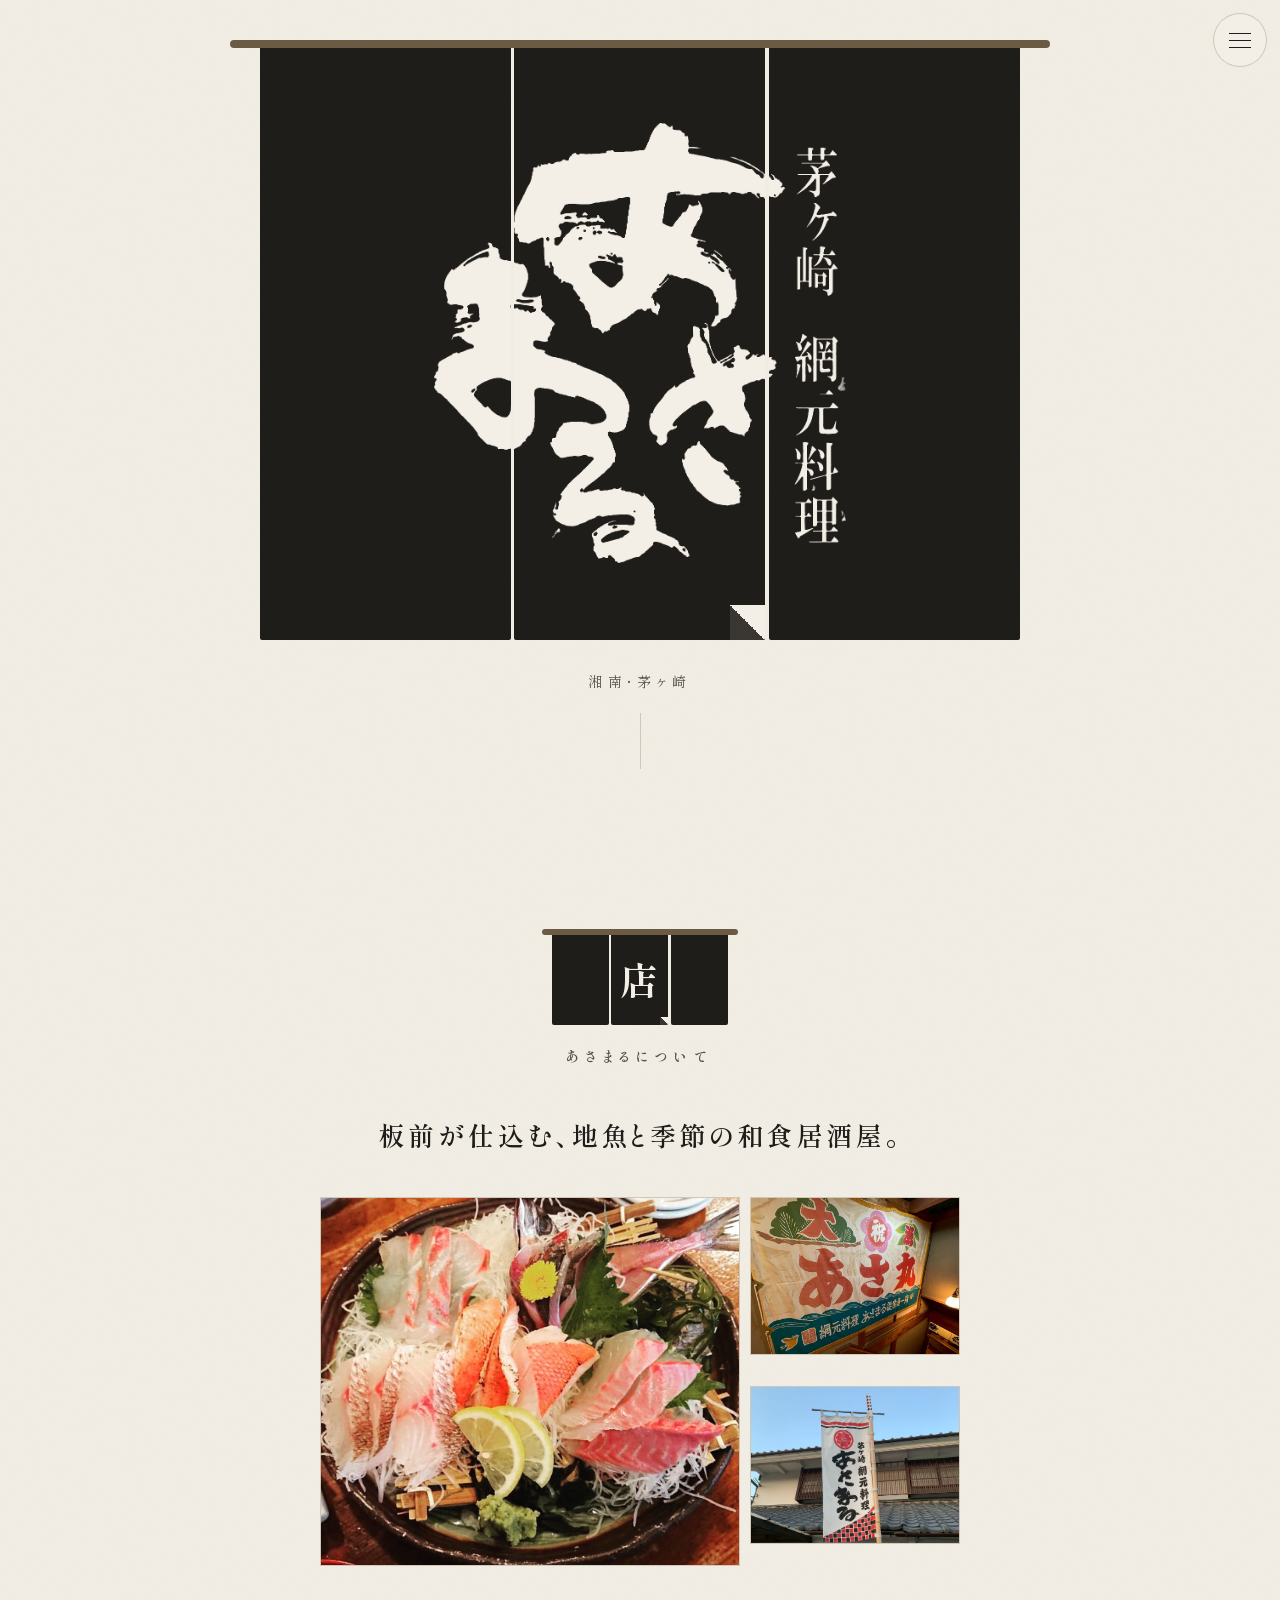
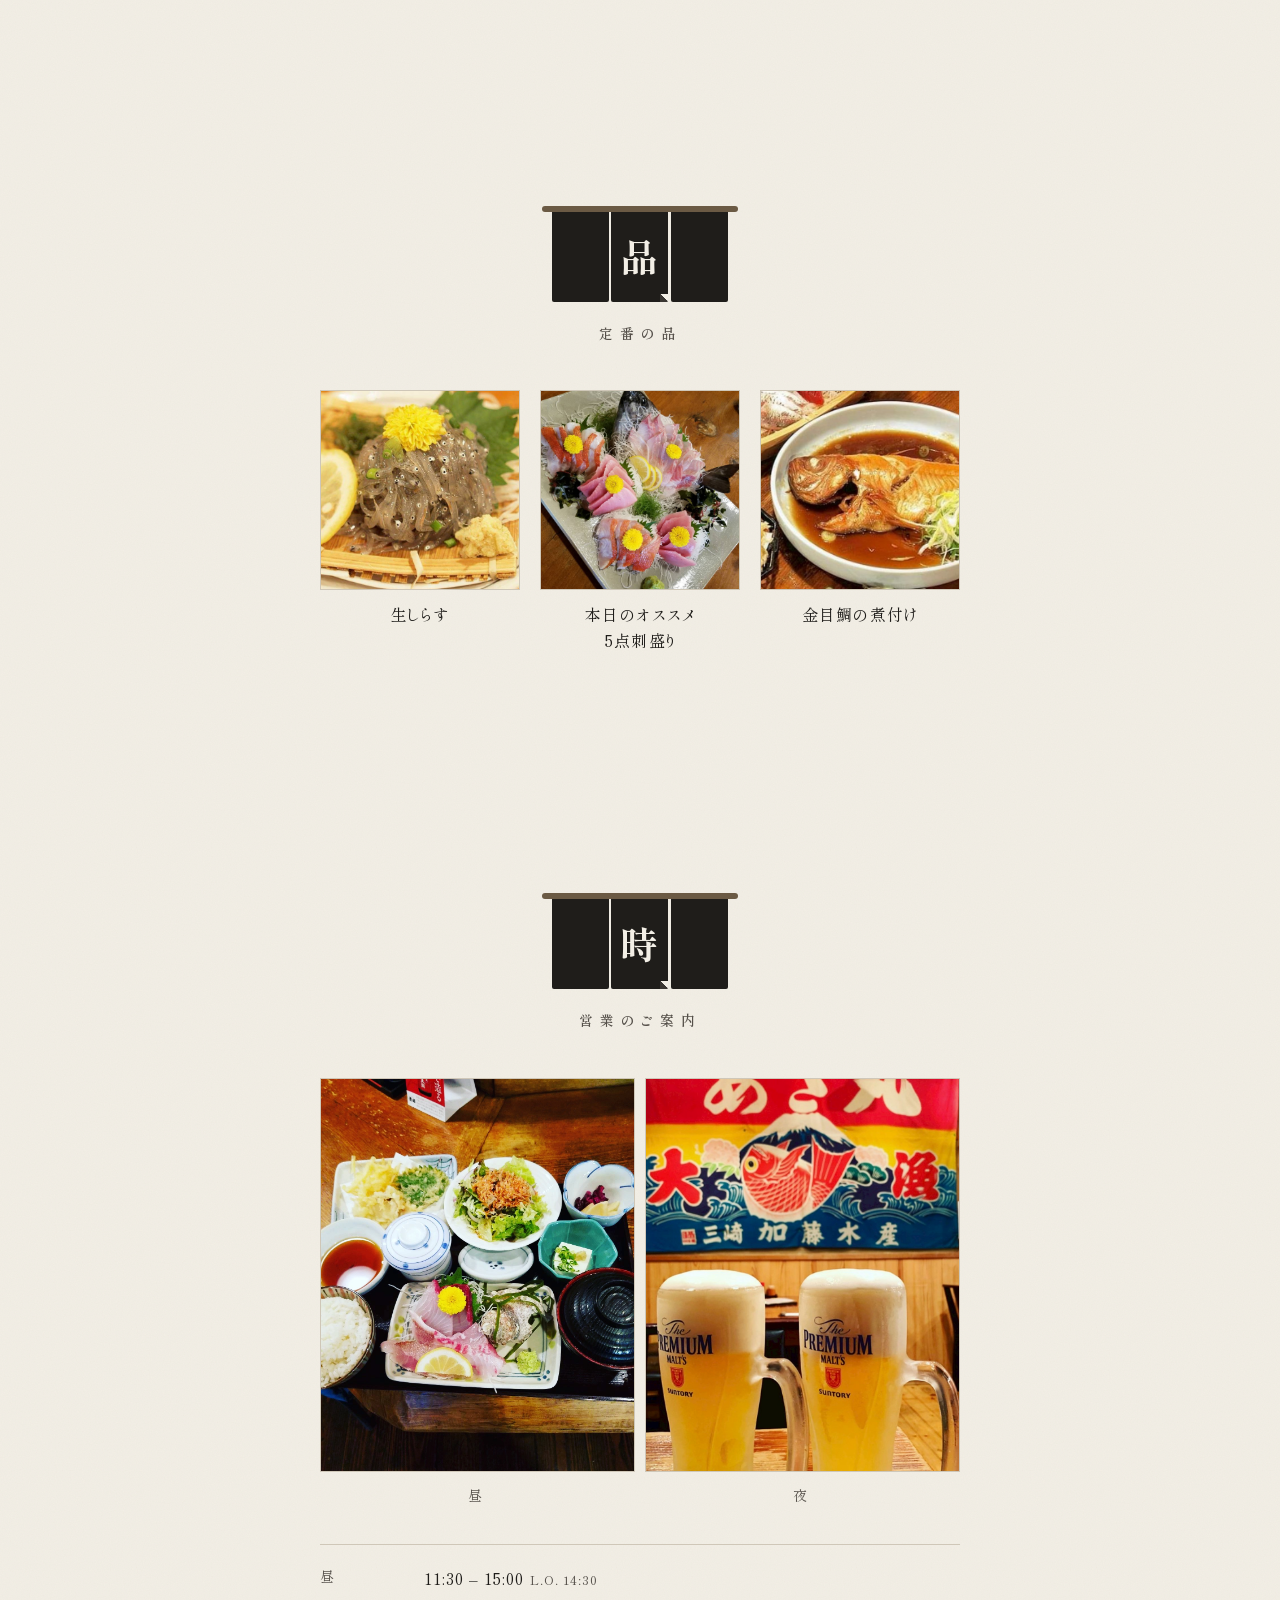
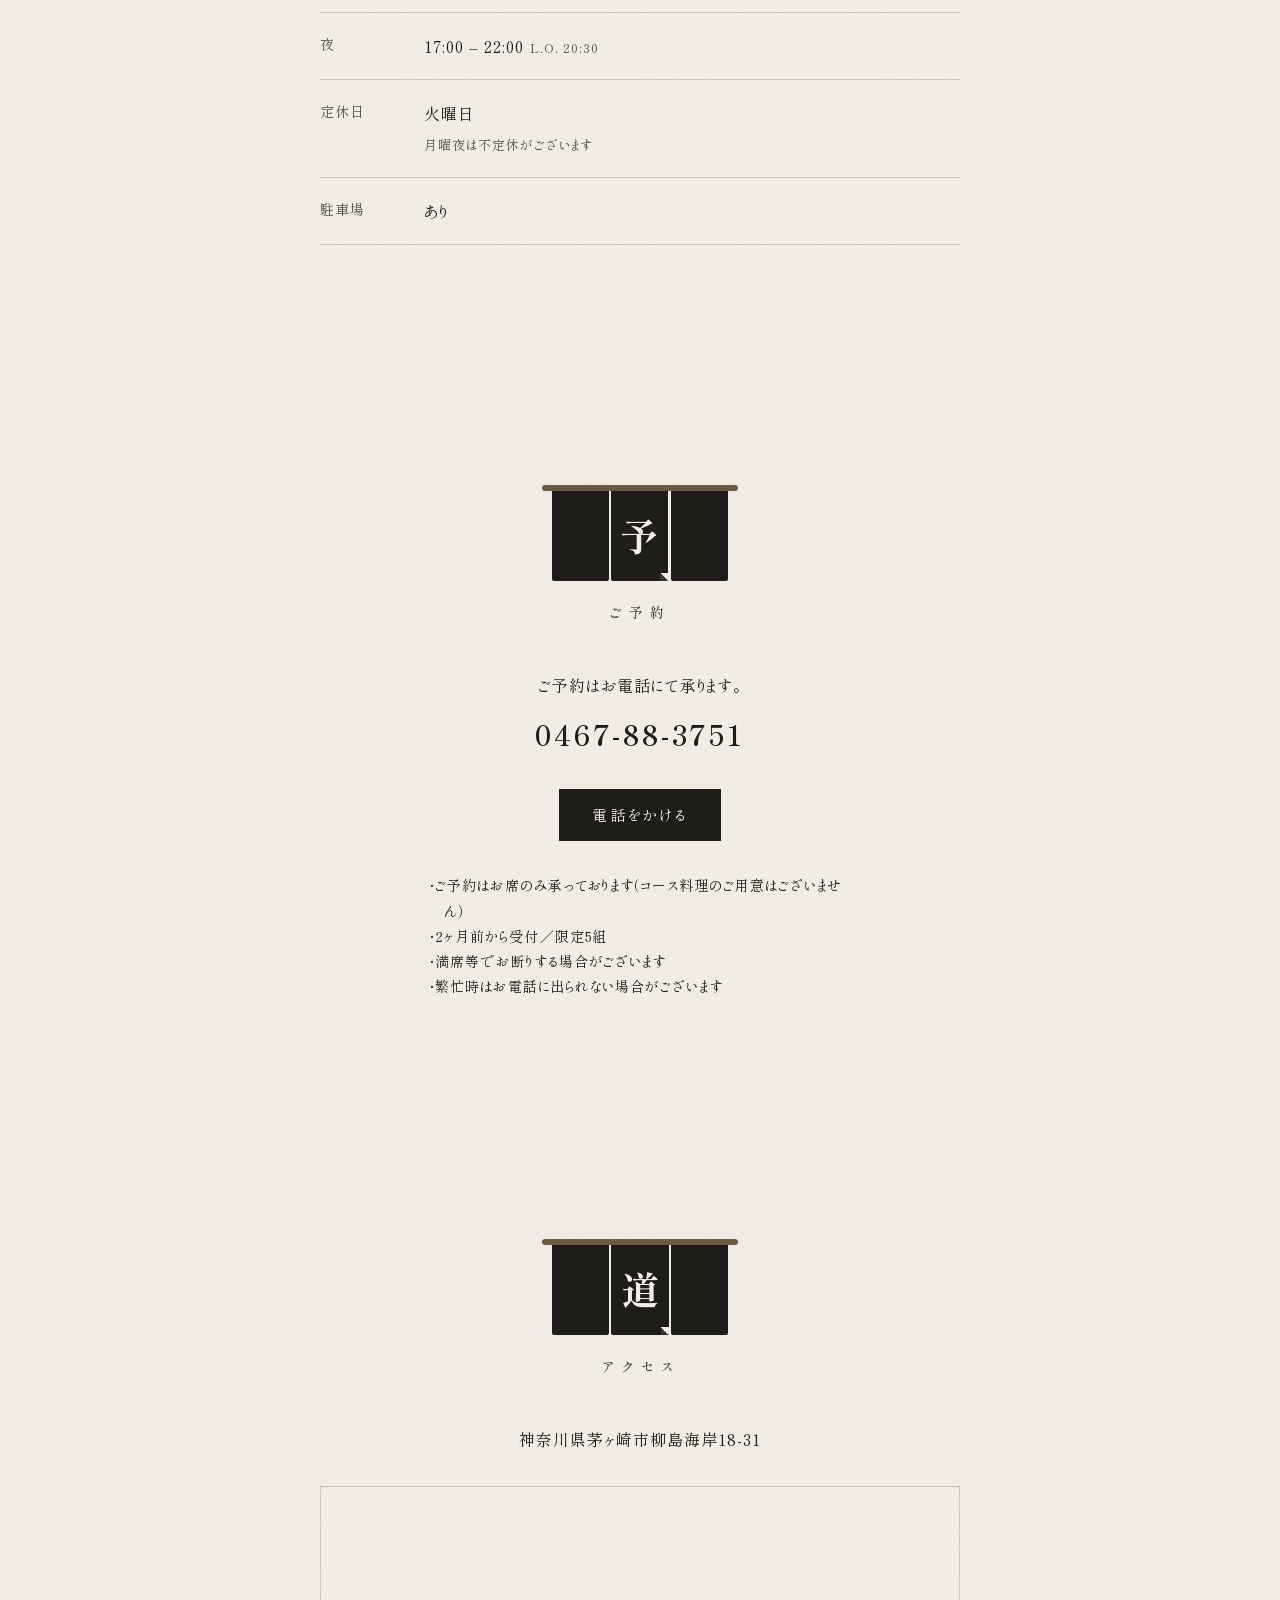
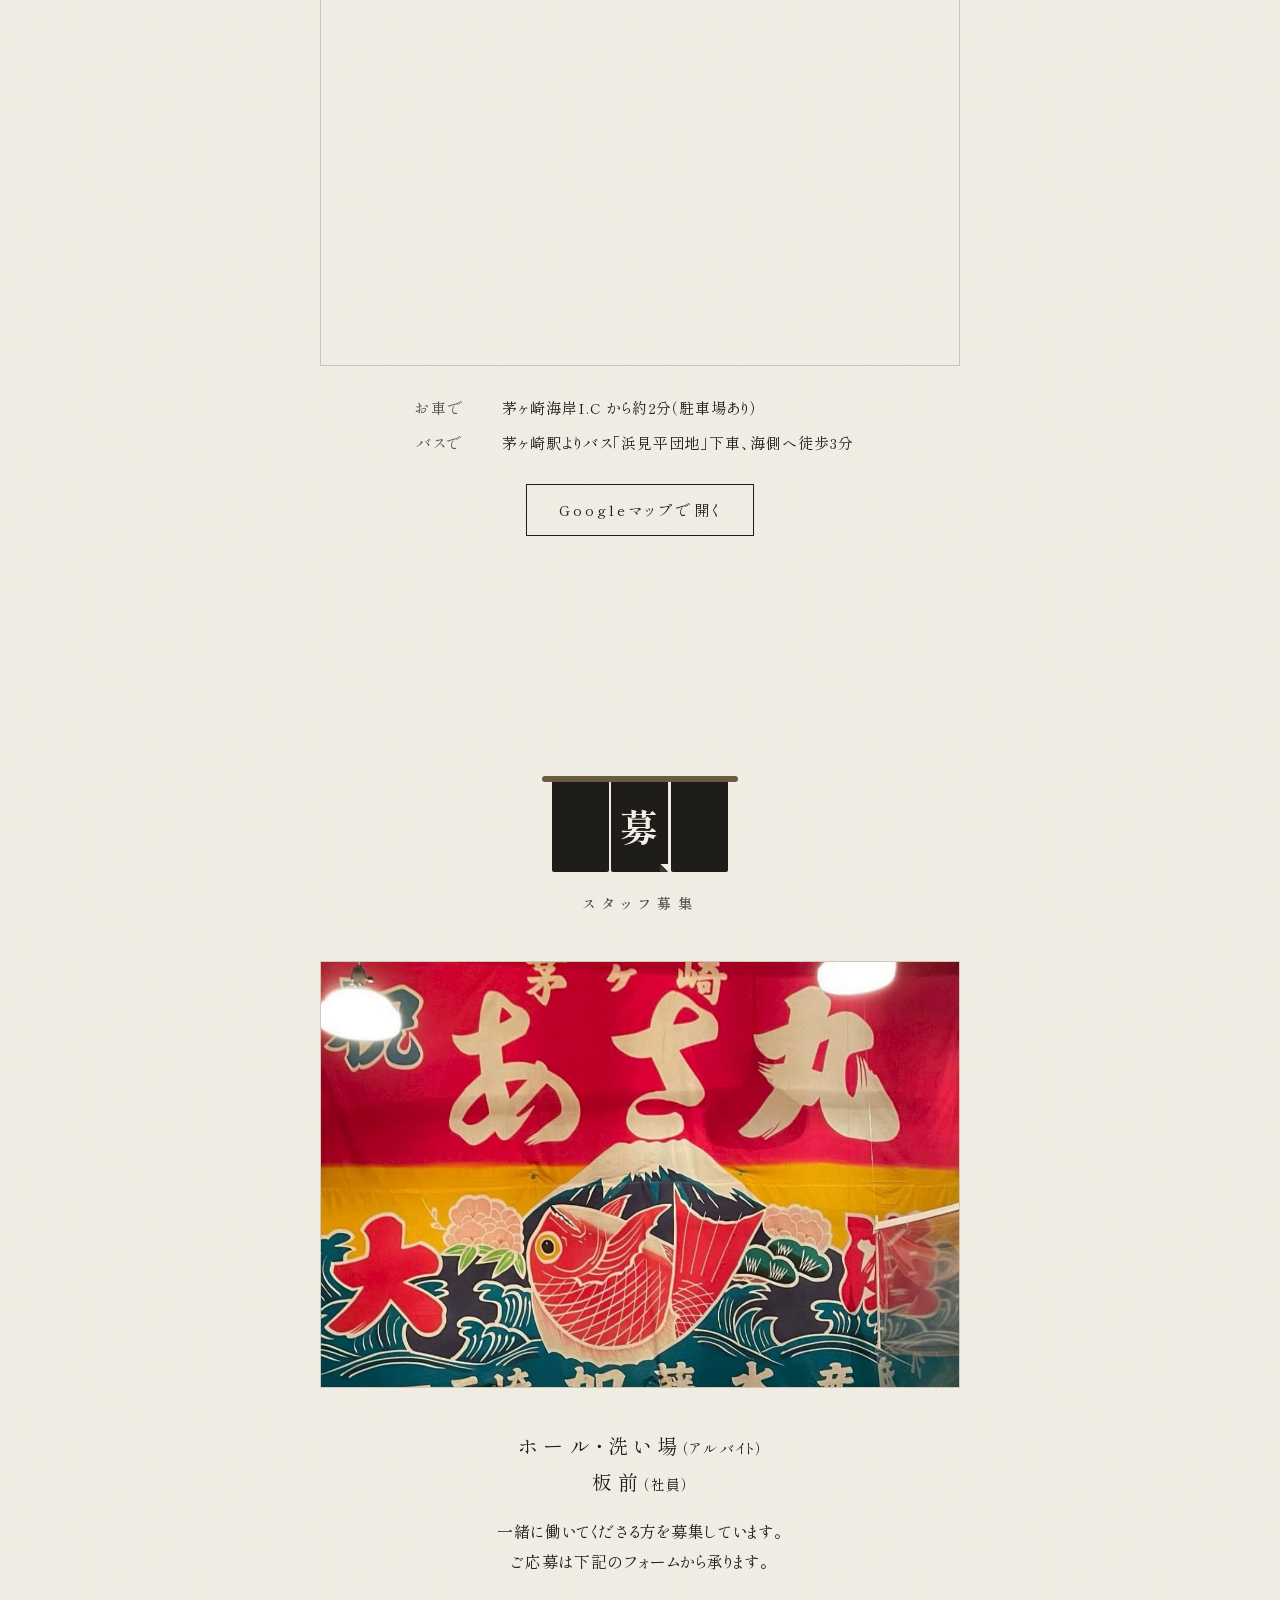
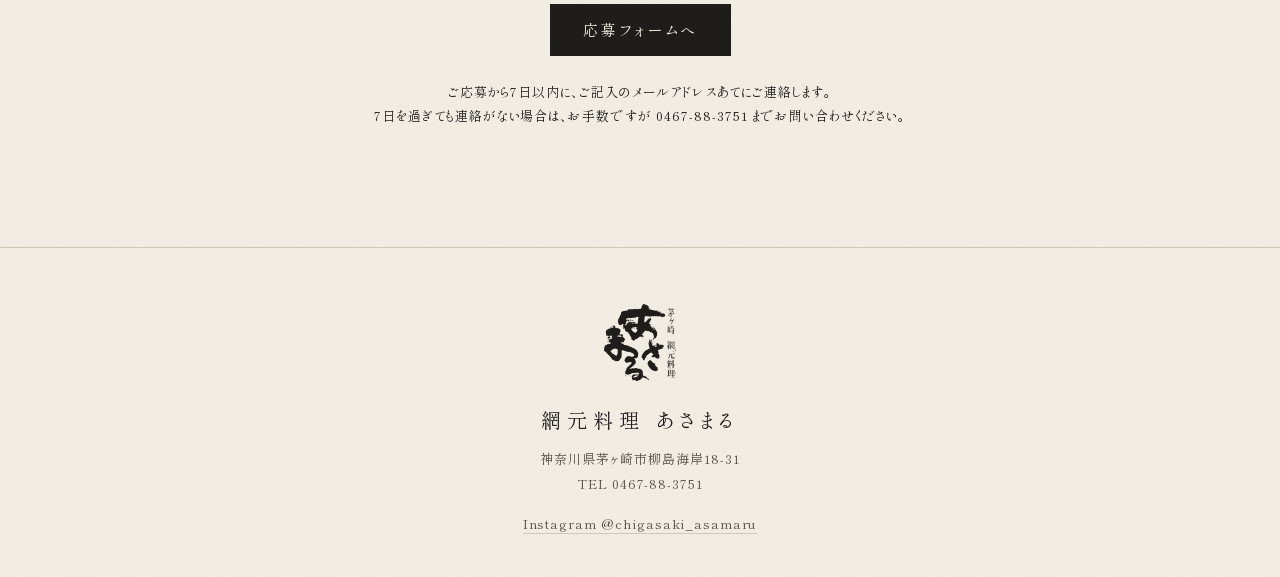
<file: index.html>
<!doctype html>
<html lang="ja">
<head>
<meta charset="utf-8">
<meta name="viewport" content="width=device-width, initial-scale=1">
<title>網元料理 あさまる｜湘南・茅ヶ崎</title>
<meta name="description" content="湘南・茅ヶ崎の網元料理 あさまる。板前が仕込む、地魚と季節の和食居酒屋。営業時間・アクセス・ご予約（お電話）のご案内。">
<meta name="theme-color" content="#1f1d1a">
<link rel="icon" href="images/favicon.png" type="image/png">
<link rel="apple-touch-icon" href="images/apple-touch-icon.png">
<meta property="og:type" content="website">
<meta property="og:title" content="網元料理 あさまる｜湘南・茅ヶ崎">
<meta property="og:description" content="板前が仕込む、地魚と季節の和食居酒屋。ご予約はお電話で。">
<meta property="og:url" content="https://r-muta.github.io/asamaru-site/">
<meta property="og:image" content="https://r-muta.github.io/asamaru-site/images/ogp.jpg">
<meta name="twitter:card" content="summary_large_image">
<link rel="preconnect" href="https://fonts.googleapis.com">
<link rel="preconnect" href="https://fonts.gstatic.com" crossorigin>
<link href="https://fonts.googleapis.com/css2?family=Shippori+Mincho:wght@400;600;700&display=swap" rel="stylesheet">
<style>
  :root {
    --paper: #f3efe6;
    --paper-deep: #e9e3d6;
    --ink: #1f1d1a;
    --ink-soft: #55504a;
    --line: #cfc7b8;
    --rod: #6b5a44;
    --cloth-fold: #3a3631;
    --bar-line: #4a4640;
    --gutter: 20px;
  }
  * { box-sizing: border-box; margin: 0; padding: 0; }
  html { scroll-behavior: smooth; }
  body {
    font-family: "Shippori Mincho", "Hiragino Mincho ProN", "Yu Mincho", serif;
    color: var(--ink);
    background-color: var(--paper);
    /* 和紙の繊維感（SVGノイズ） */
    background-image: url("data:image/svg+xml,%3Csvg xmlns='http://www.w3.org/2000/svg' width='240' height='240'%3E%3Cfilter id='n'%3E%3CfeTurbulence type='fractalNoise' baseFrequency='.85' numOctaves='3' stitchTiles='stitch'/%3E%3CfeColorMatrix values='0 0 0 0 0.35 0 0 0 0 0.31 0 0 0 0 0.25 0 0 0 .06 0'/%3E%3C/filter%3E%3Crect width='100%25' height='100%25' filter='url(%23n)'/%3E%3C/svg%3E");
    line-height: 1.9;
    letter-spacing: .06em;
    font-feature-settings: "palt";
    -webkit-font-smoothing: antialiased;
    padding-bottom: 60px; /* スマホ下部バー分 */
  }
  a { color: inherit; }
  img { display: block; max-width: 100%; height: auto; }

  /* ---------- のれん（共通） ---------- */
  .noren { display: flex; flex-direction: column; align-items: center; }
  .noren-rod { height: 8px; border-radius: 4px; background: var(--rod); position: relative; z-index: 2; }
  .noren-cloth {
    position: relative; overflow: hidden; /* 竿の上には出さない */
    display: grid; grid-template-columns: repeat(3, 1fr); gap: 3px;
    margin-top: -2px;
  }
  .noren-panel {
    position: relative; overflow: hidden;
    background: var(--ink);
    transform-origin: 50% 0;
    border-radius: 0 0 2px 2px;
  }
  /* 真ん中の1枚の裾が少しめくれる */
  .noren-panel:nth-child(2)::after {
    content: ""; position: absolute; right: 0; bottom: 0;
    width: 14%; aspect-ratio: 1;
    background: linear-gradient(225deg, var(--paper) 50%, var(--cloth-fold) 50%);
  }
  /* 3枚に分かれても1つの文字に見えるよう、同じ中身を位置をずらして描く */
  .noren-mark {
    position: absolute; top: 0; height: 100%; width: calc(300% + 6px);
    left: calc(var(--i) * (-100% - 3px));
    display: flex; flex-direction: column; align-items: center; justify-content: center;
    color: var(--paper);
  }
  .noren-panel:nth-child(1) .noren-mark { --i: 0; }
  .noren-panel:nth-child(2) .noren-mark { --i: 1; }
  .noren-panel:nth-child(3) .noren-mark { --i: 2; }
  .noren-mark img { width: auto; height: auto; max-width: 62%; max-height: 74%; }
  .sr-only { position: absolute; width: 1px; height: 1px; padding: 0; margin: -1px; overflow: hidden; clip: rect(0 0 0 0); white-space: nowrap; border: 0; }
  :focus-visible { outline: 2px solid var(--ink); outline-offset: 3px; }
  .bar a:focus-visible, .menu-btn:focus-visible { outline-color: var(--rod); }

  /* ---------- トップ：大きなのれん（写真のFVは置かない） ---------- */
  .top { padding: 28px var(--gutter) 40px; }
  .top .noren-rod { width: min(96vw, 820px); }
  .top .noren-cloth { width: min(90vw, 760px); height: min(66svh, 600px); }
  .top .place { margin-top: 28px; text-align: center; font-size: 14px; letter-spacing: .4em; color: var(--ink-soft); }
  .scroll-cue { display: block; width: 1px; height: 56px; margin: 18px auto 0; background: var(--line); position: relative; overflow: hidden; }
  .scroll-cue::after { content: ""; position: absolute; left: 0; top: -40%; width: 1px; height: 40%; background: var(--ink); animation: cue 2.2s ease-in-out infinite; }
  @keyframes cue { to { top: 100%; } }

  /* 掛かる → 揺れて落ち着く */
  .top .noren-panel { animation: hang 1.6s cubic-bezier(.3,.7,.3,1) both; }
  .top .noren-panel:nth-child(2) { animation-delay: .12s; }
  .top .noren-panel:nth-child(3) { animation-delay: .24s; }
  @keyframes hang {
    0%   { transform: translateY(-102%); }
    55%  { transform: translateY(0) skewX(2.2deg); }
    75%  { transform: skewX(-1.2deg); }
    90%  { transform: skewX(.5deg); }
    100% { transform: none; }
  }

  /* ---------- セクションの区切り：小さなのれん ---------- */
  section { padding: 88px var(--gutter); }
  [id] { scroll-margin-top: 16px; }
  .wrap { max-width: 640px; margin: 0 auto; }
  .sec-head { margin-bottom: 44px; }
  .sec-head .noren-rod { width: 196px; height: 6px; }
  .sec-head .noren-cloth { width: 176px; height: 92px; gap: 2px; }
  .sec-head .noren-mark { width: calc(300% + 4px); left: calc(var(--i) * (-100% - 2px)); font-size: 38px; font-weight: 700; line-height: 1; }
  .sec-head h2 { margin-top: 18px; font-size: 14px; font-weight: 600; letter-spacing: .5em; color: var(--ink-soft); text-align: center; }
  .sec-head.swing .noren-panel { animation: swing 1.4s ease-out both; }
  .sec-head.swing .noren-panel:nth-child(2) { animation-delay: .08s; }
  .sec-head.swing .noren-panel:nth-child(3) { animation-delay: .16s; }
  @keyframes swing { 0% { transform: skewX(0); } 25% { transform: skewX(4deg); } 55% { transform: skewX(-2deg); } 80% { transform: skewX(.8deg); } 100% { transform: none; } }

  @media (prefers-reduced-motion: reduce) {
    .top .noren-panel, .sec-head.swing .noren-panel, .scroll-cue::after { animation: none; }
  }

  /* ---------- 中身 ---------- */
  .photo {
    position: relative; background: var(--paper-deep); border: 1px solid var(--line); overflow: hidden;
  }
  .photo img { width: 100%; height: 100%; object-fit: cover; }
  .photo[data-slot]::after {
    content: attr(data-slot); position: absolute; inset: 0;
    display: grid; place-items: center; font-size: 13px; color: var(--ink-soft); letter-spacing: .2em;
  }
  .photo:has(img)::after { content: none; }
  .gallery { display: grid; gap: 10px; grid-template-columns: 1fr 1fr; }
  .gallery .photo { aspect-ratio: 4 / 5; }
  .gallery .photo.wide { grid-column: 1 / -1; aspect-ratio: 3 / 2; }

  dl.info { display: grid; grid-template-columns: 6.5em 1fr; border-top: 1px solid var(--line); }
  dl.info dt, dl.info dd { padding: 18px 0; border-bottom: 1px solid var(--line); }
  dl.info dt { color: var(--ink-soft); font-size: 14px; }
  dl.info dd { font-size: 16px; }
  .lo { font-size: 13px; color: var(--ink-soft); margin-left: .5em; white-space: nowrap; }
  .note { font-size: 13px; color: var(--ink-soft); }
  .center { text-align: center; }
  .tel-num { font-size: 28px; letter-spacing: .1em; font-weight: 600; margin-top: 8px; }

  .btn {
    display: inline-flex; align-items: center; justify-content: center;
    min-height: 52px; padding: 0 32px;
    border: 1px solid var(--ink); text-decoration: none;
    font-size: 15px; letter-spacing: .2em;
    transition: background .2s, color .2s;
  }
  .btn:hover { background: var(--ink); color: var(--paper); }
  .btn.solid { background: var(--ink); color: var(--paper); }
  .btn.solid:hover { background: transparent; color: var(--ink); }
  .actions { display: flex; flex-wrap: wrap; justify-content: center; gap: 12px; margin-top: 28px; }

  .map { margin-top: 32px; aspect-ratio: 4 / 3; border: 1px solid var(--line); filter: grayscale(1) contrast(.95); }
  .map iframe { width: 100%; height: 100%; border: 0; display: block; }

  .recruit-roles { font-size: 20px; letter-spacing: .3em; line-height: 1.8; margin-bottom: 16px; }
  .recruit-roles span { font-size: 14px; letter-spacing: .1em; }
  .recruit-note { margin-top: 24px; line-height: 1.8; color: var(--ink); }

  .lead { font-size: clamp(20px, 5vw, 26px); font-weight: 600; letter-spacing: .14em; line-height: 1.7; text-align: center; margin-bottom: 40px; }
  .sp { display: inline; }

  .duo { display: grid; grid-template-columns: 1fr 1fr; gap: 10px; margin-bottom: 36px; }
  .duo .photo { aspect-ratio: 4 / 5; }
  .duo figcaption { margin-top: 10px; text-align: center; font-size: 14px; letter-spacing: .4em; color: var(--ink-soft); }
  .banner { aspect-ratio: 3 / 2; margin-bottom: 40px; }

  .dishes { list-style: none; display: grid; grid-template-columns: repeat(3, 1fr); gap: 12px; }
  .dishes .photo { aspect-ratio: 1; }
  .dishes p { margin-top: 12px; font-size: 14px; line-height: 1.6; letter-spacing: .02em; text-align: center; word-break: keep-all; overflow-wrap: anywhere; }

  .terms { list-style: none; margin: 32px auto 0; max-width: 30em; text-align: left; font-size: 14px; line-height: 1.8; }
  .terms li { padding-left: 1em; text-indent: -1em; }
  .terms li::before { content: "・"; }

  .route { display: grid; grid-template-columns: 5em 1fr; gap: 8px 12px; margin: 28px auto 0; max-width: 30em; text-align: left; font-size: 15px; line-height: 1.8; }
  .route dt { color: var(--ink-soft); }

  footer {
    padding: 56px var(--gutter) 40px; text-align: center;
    border-top: 1px solid var(--line); font-size: 13px; color: var(--ink-soft);
  }
  footer .name { font-size: 20px; color: var(--ink); letter-spacing: .3em; margin-bottom: 8px; }
  footer a { text-decoration: none; border-bottom: 1px solid var(--line); }
  .foot-logo { width: 72px; margin: 0 auto 20px; }
  .foot-ig { margin-top: 16px; }

  /* ---------- ハンバーガー ---------- */
  .menu-btn {
    position: fixed; top: 14px; right: 14px; z-index: 60;
    width: 52px; height: 52px; border: 0; background: var(--paper);
    border-radius: 50%; cursor: pointer;
    display: grid; place-items: center;
    box-shadow: 0 0 0 1px var(--line);
  }
  .menu-btn span, .menu-btn span::before, .menu-btn span::after {
    display: block; width: 22px; height: 1px; background: var(--ink); position: relative;
    transition: transform .3s, background .3s;
  }
  .menu-btn span::before, .menu-btn span::after { content: ""; position: absolute; left: 0; }
  .menu-btn span::before { top: -7px; }
  .menu-btn span::after { top: 7px; }
  .menu-open .menu-btn span { background: transparent; }
  .menu-open .menu-btn span::before { transform: translateY(7px) rotate(45deg); }
  .menu-open .menu-btn span::after { transform: translateY(-7px) rotate(-45deg); }
  .menu {
    position: fixed; inset: 0; z-index: 50;
    background: var(--paper);
    display: grid; place-items: center;
    opacity: 0; visibility: hidden; transition: opacity .35s, visibility .35s;
  }
  .menu-open .menu { opacity: 1; visibility: visible; }
  .menu ul { list-style: none; display: grid; gap: 26px; }
  .menu a { text-decoration: none; display: flex; align-items: baseline; gap: 18px; font-size: 15px; letter-spacing: .3em; }
  .menu a .kanji { font-size: 28px; font-weight: 700; letter-spacing: 0; }
  .menu .menu-tel { margin-top: 18px; padding-top: 26px; border-top: 1px solid var(--line); font-size: 14px; }
  .menu-open { overflow: hidden; }

  /* ---------- スマホ下部の常設バー ---------- */
  .bar {
    position: fixed; left: 0; right: 0; bottom: 0; z-index: 10;
    display: grid; grid-template-columns: 1fr 1fr;
    background: var(--ink); color: var(--paper);
    padding-bottom: env(safe-area-inset-bottom);
  }
  .bar a { display: grid; place-items: center; height: 60px; text-decoration: none; font-size: 14px; letter-spacing: .25em; }
  .bar a + a { border-left: 1px solid var(--bar-line); }

  @media (min-width: 760px) {
    :root { --gutter: 48px; }
    body { padding-bottom: 0; }
    .bar { display: none; }
    .top { padding-top: 40px; }
    section { padding: 120px var(--gutter); }
    .gallery { grid-template-columns: 2fr 1fr; }
    .gallery .photo.wide { grid-column: 1; grid-row: 1 / 3; aspect-ratio: auto; }
    .gallery .photo { aspect-ratio: 4 / 3; }
    .sp { display: none; }
    .dishes { gap: 20px; }
    .dishes p { font-size: 16px; letter-spacing: .08em; }
  }
</style>
</head>
<body>

<button class="menu-btn" id="menuBtn" aria-label="メニューを開く" aria-expanded="false" aria-controls="menu"><span></span></button>
<nav class="menu" id="menu" aria-label="ページ内メニュー">
  <ul>
    <li><a href="#about"><span class="kanji">店</span>あさまるについて</a></li>
    <li><a href="#menu-items"><span class="kanji">品</span>定番の品</a></li>
    <li><a href="#info"><span class="kanji">時</span>営業のご案内</a></li>
    <li><a href="#reserve"><span class="kanji">予</span>ご予約</a></li>
    <li><a href="#access"><span class="kanji">道</span>アクセス</a></li>
    <li><a href="#recruit"><span class="kanji">募</span>スタッフ募集</a></li>
    <li class="menu-tel"><a href="tel:0467883751">TEL 0467-88-3751</a></li>
  </ul>
</nav>

<header class="top">
  <div class="noren">
    <div class="noren-rod"></div>
    <div class="noren-cloth">
      <!-- ロゴ＝Instagramアイコン原画（assets/client_assets/logo_asamaru_original.jpg）から筆文字だけを抜いたもの -->
      <div class="noren-panel"><div class="noren-mark"><img src="images/logo-mark-paper.png" width="967" height="1034" alt="網元料理 あさまる（茅ヶ崎）"></div></div>
      <div class="noren-panel" aria-hidden="true"><div class="noren-mark"><img src="images/logo-mark-paper.png" width="967" height="1034" alt=""></div></div>
      <div class="noren-panel" aria-hidden="true"><div class="noren-mark"><img src="images/logo-mark-paper.png" width="967" height="1034" alt=""></div></div>
    </div>
  </div>
  <h1 class="sr-only">網元料理 あさまる</h1>
  <p class="place">湘南・茅ヶ崎</p>
  <a class="scroll-cue" href="#about" aria-label="下へ"></a>
</header>

<main>
  <section id="about">
    <div class="wrap">
      <div class="sec-head" data-kanji="店"><h2>あさまるについて</h2></div>
      <p class="lead">板前が仕込む、<br class="sp">地魚と季節の和食居酒屋。</p>
      <div class="gallery">
        <div class="photo wide"><img src="images/dish-sashimi.jpg" width="1072" height="939" alt="本日のオススメ5点刺盛り" loading="lazy"></div>
        <div class="photo"><img src="images/inside-tairyobata.jpg" width="1477" height="1108" alt="店内に掛かる「あさ丸」の大漁旗" loading="lazy"></div>
        <div class="photo"><img src="images/exterior-nobori.jpg" width="1108" height="1477" alt="店先の幟「茅ヶ崎 網元料理 あさまる」と瓦屋根の建物" loading="lazy"></div>
      </div>
    </div>
  </section>

  <section id="menu-items">
    <div class="wrap">
      <div class="sec-head" data-kanji="品"><h2>定番の品</h2></div>
      <ul class="dishes">
        <li><div class="photo"><img src="images/menu-shirasu.jpg" width="1170" height="1155" alt="" loading="lazy"></div><p>生しらす</p></li>
        <li><div class="photo"><img src="images/menu-sashimi.jpg" width="1108" height="1477" alt="" loading="lazy"></div><p>本日の<wbr>オススメ<br>5点刺盛り</p></li>
        <li><div class="photo"><img src="images/menu-kinmedai.jpg" width="479" height="476" alt="" loading="lazy"></div><p>金目鯛の<wbr>煮付け</p></li>
      </ul>
    </div>
  </section>

  <section id="info">
    <div class="wrap">
      <div class="sec-head" data-kanji="時"><h2>営業のご案内</h2></div>
      <div class="duo">
        <figure><div class="photo"><img src="images/lunch-zen.jpg" width="1108" height="1385" alt="お昼の膳。刺身・天ぷら・小鉢・ご飯・お椀" loading="lazy"></div><figcaption>昼</figcaption></figure>
        <figure><div class="photo"><img src="images/night-beer.jpg" width="1170" height="1152" alt="大漁旗の前に置かれた生ビール2杯" loading="lazy"></div><figcaption>夜</figcaption></figure>
      </div>
      <dl class="info">
        <dt>昼</dt><dd>11:30 – 15:00<span class="lo">L.O. 14:30</span></dd>
        <dt>夜</dt><dd>17:00 – 22:00<span class="lo">L.O. 20:30</span></dd>
        <dt>定休日</dt><dd>火曜日<br><span class="note">月曜夜は不定休がございます</span></dd>
        <dt>駐車場</dt><dd>あり</dd>
      </dl>
    </div>
  </section>

  <section id="reserve">
    <div class="wrap center">
      <div class="sec-head" data-kanji="予"><h2>ご予約</h2></div>
      <p>ご予約はお電話にて承ります。</p>
      <p class="tel-num">0467-88-3751</p>
      <div class="actions">
        <a class="btn solid" href="tel:0467883751">電話をかける</a>
      </div>
      <ul class="terms">
        <li>ご予約はお席のみ承っております（コース料理のご用意はございません）</li>
        <li>2ヶ月前から受付／限定5組</li>
        <li>満席等でお断りする場合がございます</li>
        <li>繁忙時はお電話に出られない場合がございます</li>
      </ul>
    </div>
  </section>

  <section id="access">
    <div class="wrap center">
      <div class="sec-head" data-kanji="道"><h2>アクセス</h2></div>
      <p>神奈川県茅ヶ崎市柳島海岸18-31</p>
      <div class="map">
        <iframe title="あさまるの地図" loading="lazy" referrerpolicy="no-referrer-when-downgrade"
          src="https://www.google.com/maps?q=%E7%A5%9E%E5%A5%88%E5%B7%9D%E7%9C%8C%E8%8C%85%E3%83%B6%E5%B4%8E%E5%B8%82%E6%9F%B3%E5%B3%B6%E6%B5%B7%E5%B2%B818-31&z=16&output=embed"></iframe>
      </div>
      <dl class="route">
        <dt>お車で</dt><dd>茅ヶ崎海岸I.C から約2分（駐車場あり）</dd>
        <dt>バスで</dt><dd>茅ヶ崎駅よりバス「浜見平団地」下車、海側へ徒歩3分</dd>
      </dl>
      <div class="actions">
        <a class="btn" href="https://www.google.com/maps/search/?api=1&query=%E7%B6%B2%E5%85%83%E6%96%99%E7%90%86%E3%81%82%E3%81%95%E3%81%BE%E3%82%8B%20%E8%8C%85%E3%83%B6%E5%B4%8E%E5%B8%82%E6%9F%B3%E5%B3%B6%E6%B5%B7%E5%B2%B818-31" target="_blank" rel="noopener">Googleマップで開く</a>
      </div>
    </div>
  </section>

  <section id="recruit">
    <div class="wrap center">
      <div class="sec-head" data-kanji="募"><h2>スタッフ募集</h2></div>
      <div class="photo banner"><img src="images/recruit-tairyobata.jpg" width="1073" height="880" alt="店内の大漁旗「茅ヶ崎 あさ丸」" loading="lazy"></div>
      <p class="recruit-roles">ホール・洗い場<span>（アルバイト）</span><br>板前<span>（社員）</span></p>
      <p>一緒に働いてくださる方を<br class="sp">募集しています。<br>ご応募は下記の<br class="sp">フォームから承ります。</p>
      <div class="actions">
        <a class="btn solid" href="https://forms.gle/u7CBLc6UZua8pTs69" target="_blank" rel="noopener">応募フォームへ</a>
      </div>
      <p class="note recruit-note">ご応募から7日以内に、ご記入のメールアドレスあてにご連絡します。<br>7日を過ぎても連絡がない場合は、お手数ですが 0467-88-3751 までお問い合わせください。</p>
    </div>
  </section>
</main>

<footer>
  <img class="foot-logo" src="images/logo-mark-ink.png" width="967" height="1034" alt="" loading="lazy">
  <p class="name">網元料理 あさまる</p>
  <p>神奈川県茅ヶ崎市柳島海岸18-31<br>TEL 0467-88-3751</p>
  <p class="foot-ig"><a href="https://www.instagram.com/chigasaki_asamaru/" target="_blank" rel="noopener">Instagram @chigasaki_asamaru</a></p>
</footer>

<nav class="bar" aria-label="クイックリンク">
  <a href="tel:0467883751">電話で予約</a>
  <a href="#access">アクセス</a>
</nav>

<script>
(function () {
  // セクション見出しののれんを組み立てる（漢字1文字を3枚にまたがって描く）
  document.querySelectorAll('.sec-head').forEach(function (head) {
    var k = head.getAttribute('data-kanji');
    var panels = '';
    for (var i = 0; i < 3; i++) {
      panels += '<div class="noren-panel"' + (i ? ' aria-hidden="true"' : '') + '><div class="noren-mark">' + k + '</div></div>';
    }
    head.insertAdjacentHTML('afterbegin',
      '<div class="noren"><div class="noren-rod"></div><div class="noren-cloth">' + panels + '</div></div>');
  });

  // 見えたら一度だけ揺れる
  if ('IntersectionObserver' in window) {
    var io = new IntersectionObserver(function (entries) {
      entries.forEach(function (e) {
        if (e.isIntersecting) { e.target.classList.add('swing'); io.unobserve(e.target); }
      });
    }, { threshold: .6 });
    document.querySelectorAll('.sec-head').forEach(function (h) { io.observe(h); });
  }

  // ハンバーガー
  var btn = document.getElementById('menuBtn');
  function setMenu(open) {
    document.body.classList.toggle('menu-open', open);
    btn.setAttribute('aria-expanded', open);
    btn.setAttribute('aria-label', open ? 'メニューを閉じる' : 'メニューを開く');
  }
  btn.addEventListener('click', function () { setMenu(!document.body.classList.contains('menu-open')); });
  document.querySelectorAll('#menu a').forEach(function (a) {
    a.addEventListener('click', function () { setMenu(false); });
  });
  document.addEventListener('keydown', function (e) { if (e.key === 'Escape') setMenu(false); });
})();
</script>
</body>
</html>
</file>
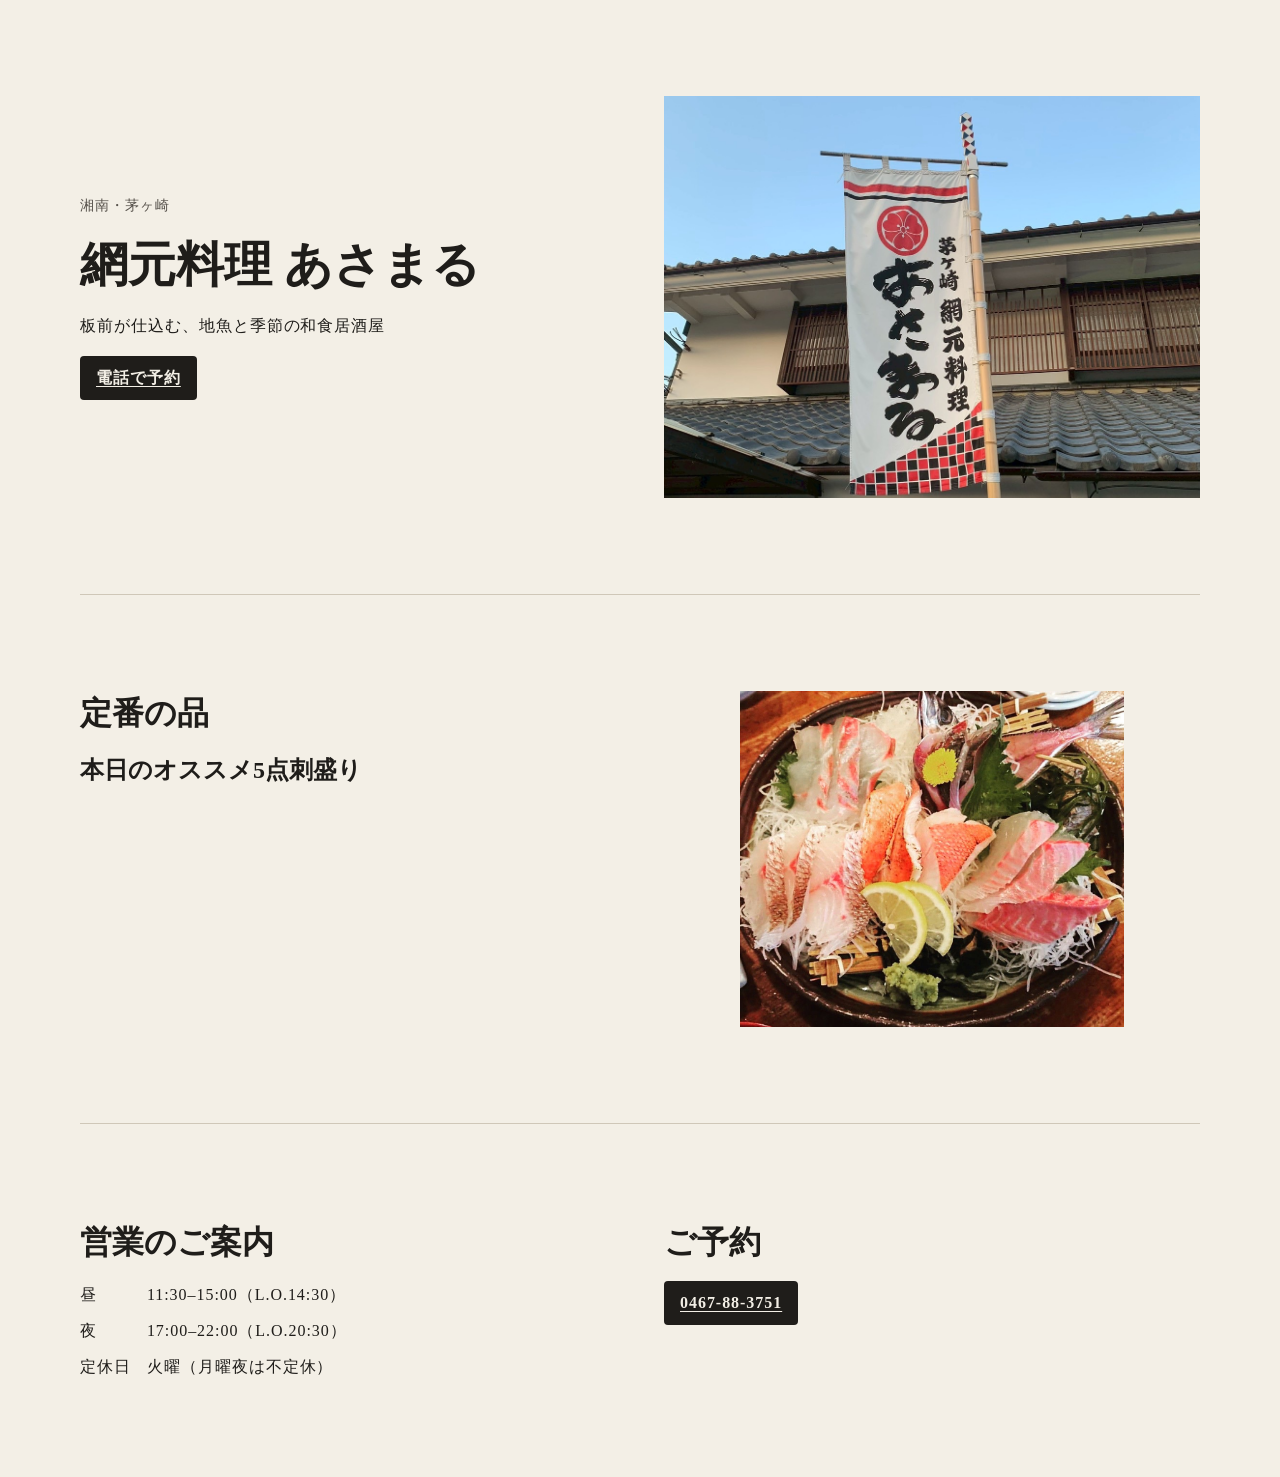
<file: preview-baseline/index.html>
<!doctype html>
<html lang="ja">
<head>
  <meta charset="utf-8">
  <meta name="viewport" content="width=device-width, initial-scale=1">
  <meta name="robots" content="noindex">
  <title>網元料理 あさまる｜湘南・茅ヶ崎</title>
  <link rel="icon" href="../images/favicon.png">
  <link rel="stylesheet" href="baseline.css">
  <link rel="stylesheet" href="style.css">
</head>
<body>
  <main class="wrap">
    <section class="section split hero" aria-labelledby="hero-title">
      <div class="stack">
        <p class="note">湘南・茅ヶ崎</p>
        <h1 id="hero-title">網元料理 <span>あさまる</span></h1>
        <p>板前が仕込む、地魚と季節の和食居酒屋</p>
        <a class="button" href="tel:0467883751">電話で予約</a>
      </div>
      <img src="../images/exterior-nobori.jpg" width="1108" height="1477" alt="店先の幟と瓦屋根の外観" fetchpriority="high">
    </section>
    <section class="section ruled split" aria-labelledby="dish-title">
      <div class="stack">
        <h2 id="dish-title">定番の品</h2>
        <h3>本日のオススメ5点刺盛り</h3>
      </div>
      <img class="dish" src="../images/dish-sashimi.jpg" width="1072" height="939" alt="本日のオススメ5点刺盛り">
    </section>
    <section class="section ruled split" aria-labelledby="visit-title">
      <div class="stack">
        <h2 id="visit-title">営業のご案内</h2>
        <dl class="hours">
          <dt>昼</dt><dd>11:30–15:00（L.O.14:30）</dd>
          <dt>夜</dt><dd>17:00–22:00（L.O.20:30）</dd>
          <dt>定休日</dt><dd>火曜（月曜夜は不定休）</dd>
        </dl>
      </div>
      <div class="stack">
        <h2>ご予約</h2>
        <a class="button" href="tel:0467883751">0467-88-3751</a>
      </div>
    </section>
  </main>
</body>
</html>
</file>
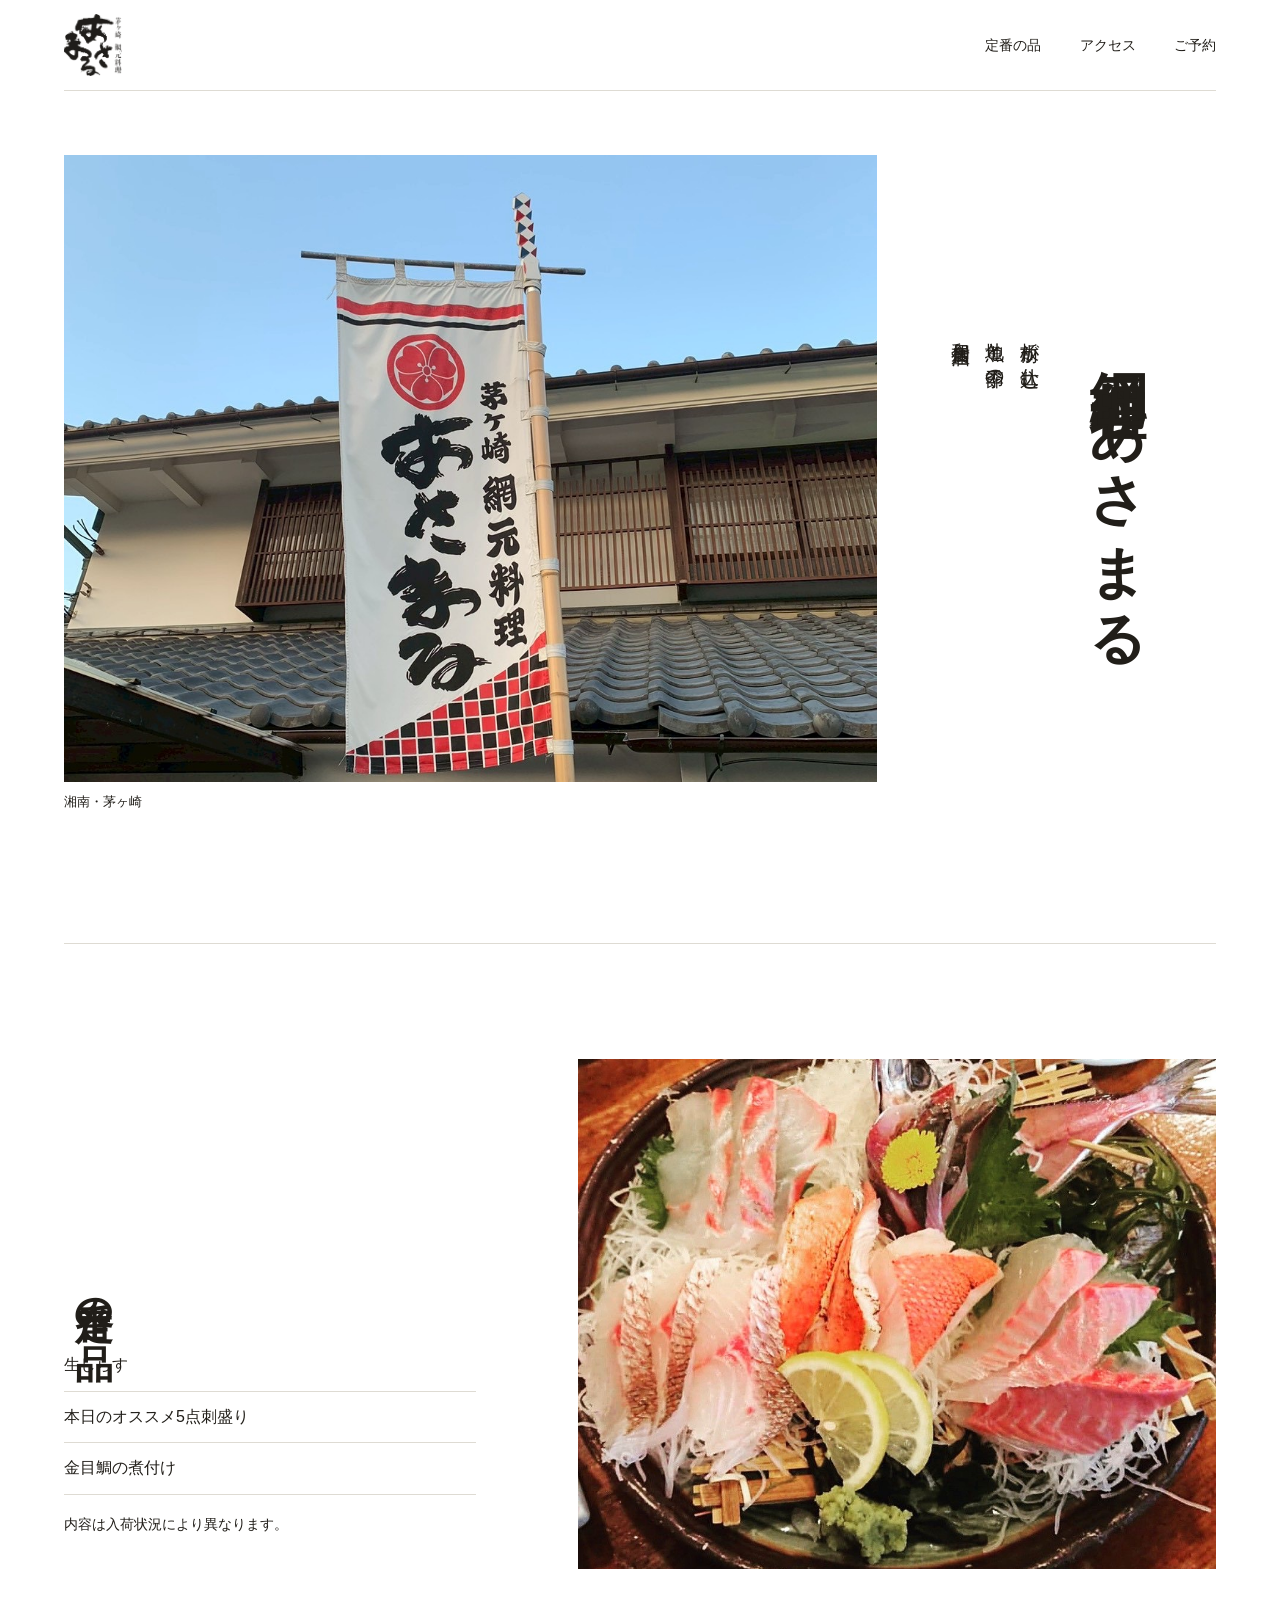
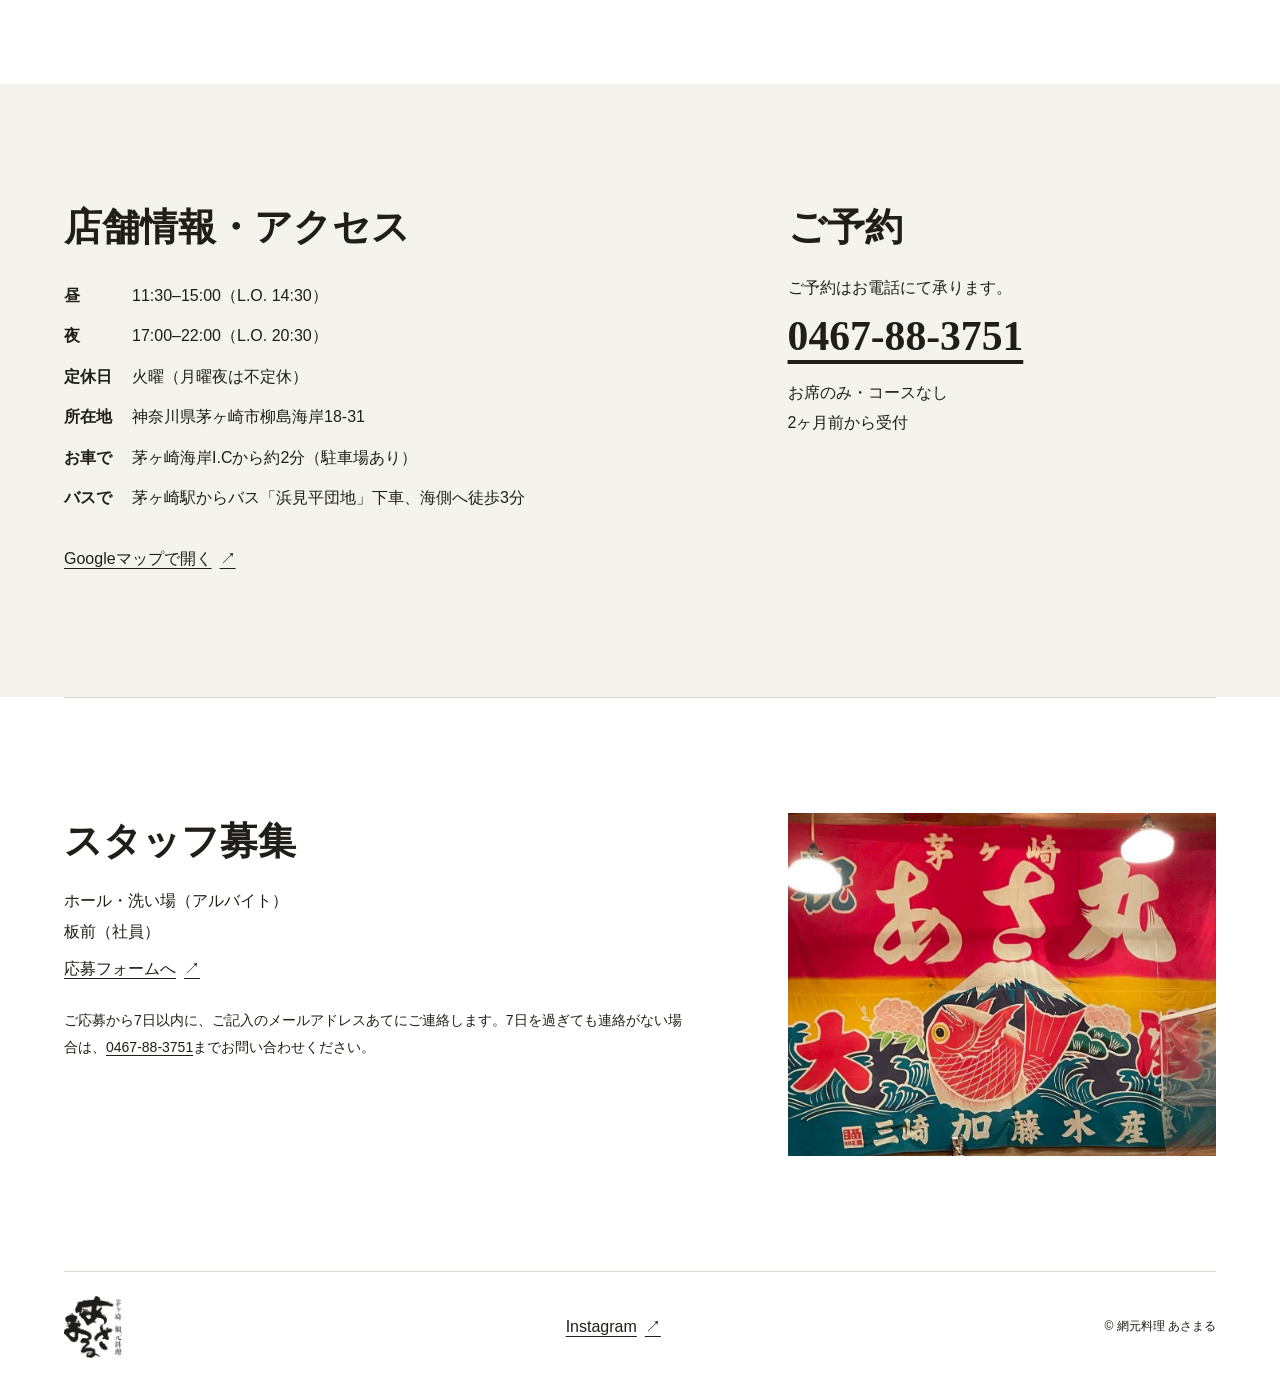
<file: preview-wa/index.html>
<!doctype html>
<html lang="ja">
<head>
  <meta charset="utf-8">
  <meta name="viewport" content="width=device-width, initial-scale=1">
  <meta name="robots" content="noindex">
  <meta name="description" content="湘南・茅ヶ崎。板前が仕込む、地魚と季節の和食居酒屋。">
  <title>網元料理 あさまる｜湘南・茅ヶ崎</title>
  <link rel="icon" href="../images/favicon.png">
  <link rel="stylesheet" href="style.css">
</head>
<body>
  <header class="header wrap" id="top">
    <a href="#top"><img class="logo" src="../images/logo-mark-ink.png" width="967" height="1034" alt="網元料理 あさまる"></a>
    <nav aria-label="ページ内メニュー">
      <a href="#menu">定番の品</a>
      <a href="#access">アクセス</a>
      <a class="header-reserve" href="#reserve">ご予約</a>
    </nav>
  </header>
  <main>
    <section class="hero wrap" aria-labelledby="hero-title">
      <figure>
        <img src="../images/exterior-nobori.jpg" width="1108" height="1477" alt="店先の幟と瓦屋根の外観" fetchpriority="high">
        <figcaption>湘南・茅ヶ崎</figcaption>
      </figure>
      <div class="hero-copy">
        <h1 id="hero-title">網元料理 あさまる</h1>
        <p>板前が仕込む、<br>地魚と季節の<br>和食居酒屋</p>
      </div>
    </section>
    <section class="menu wrap" id="menu" aria-labelledby="menu-title">
      <img src="../images/dish-sashimi.jpg" width="1072" height="939" alt="本日のオススメ5点刺盛り" loading="lazy">
      <div class="menu-copy">
        <h2 id="menu-title">定番の品</h2>
        <ul>
          <li>生しらす</li>
          <li>本日のオススメ5点刺盛り</li>
          <li>金目鯛の煮付け</li>
        </ul>
        <p class="note">内容は入荷状況により異なります。</p>
      </div>
    </section>
    <div class="visit">
      <div class="wrap visit-grid">
        <section id="access" aria-labelledby="access-title">
          <h2 id="access-title">店舗情報・アクセス</h2>
          <dl>
            <dt>昼</dt><dd>11:30–15:00（L.O. 14:30）</dd>
            <dt>夜</dt><dd>17:00–22:00（L.O. 20:30）</dd>
            <dt>定休日</dt><dd>火曜（月曜夜は不定休）</dd>
            <dt>所在地</dt><dd>神奈川県茅ヶ崎市柳島海岸18-31</dd>
            <dt>お車で</dt><dd>茅ヶ崎海岸I.Cから約2分（駐車場あり）</dd>
            <dt>バスで</dt><dd>茅ヶ崎駅からバス「浜見平団地」下車、海側へ徒歩3分</dd>
          </dl>
          <a class="text-link" href="https://www.google.com/maps/search/?api=1&amp;query=%E7%B6%B2%E5%85%83%E6%96%99%E7%90%86%E3%81%82%E3%81%95%E3%81%BE%E3%82%8B%20%E8%8C%85%E3%83%B6%E5%B4%8E%E5%B8%82%E6%9F%B3%E5%B3%B6%E6%B5%B7%E5%B2%B818-31">Googleマップで開く <span aria-hidden="true">↗</span></a>
        </section>
        <section id="reserve" aria-labelledby="reserve-title">
          <h2 id="reserve-title">ご予約</h2>
          <p>ご予約はお電話にて承ります。</p>
          <a class="phone" href="tel:0467883751">0467-88-3751</a>
          <p>お席のみ・コースなし<br>2ヶ月前から受付</p>
        </section>
      </div>
    </div>
    <section class="recruit wrap" id="recruit" aria-labelledby="recruit-title">
      <div>
        <h2 id="recruit-title">スタッフ募集</h2>
        <p>ホール・洗い場（アルバイト）<br>板前（社員）</p>
        <a class="text-link" href="https://forms.gle/u7CBLc6UZua8pTs69">応募フォームへ <span aria-hidden="true">↗</span></a>
        <p class="note">ご応募から7日以内に、ご記入のメールアドレスあてにご連絡します。7日を過ぎても連絡がない場合は、<a href="tel:0467883751">0467-88-3751</a>までお問い合わせください。</p>
      </div>
      <img src="../images/recruit-tairyobata.jpg" width="1073" height="880" alt="店内に掛かるあさ丸の大漁旗" loading="lazy">
    </section>
  </main>
  <footer class="footer wrap">
    <a href="#top"><img class="logo" src="../images/logo-mark-ink.png" width="967" height="1034" alt="網元料理 あさまる"></a>
    <a class="text-link" href="https://www.instagram.com/chigasaki_asamaru/">Instagram <span aria-hidden="true">↗</span></a>
    <small>© 網元料理 あさまる</small>
  </footer>
  <div class="mobile-reserve"><a href="tel:0467883751">電話で予約</a></div>
</body>
</html>
</file>
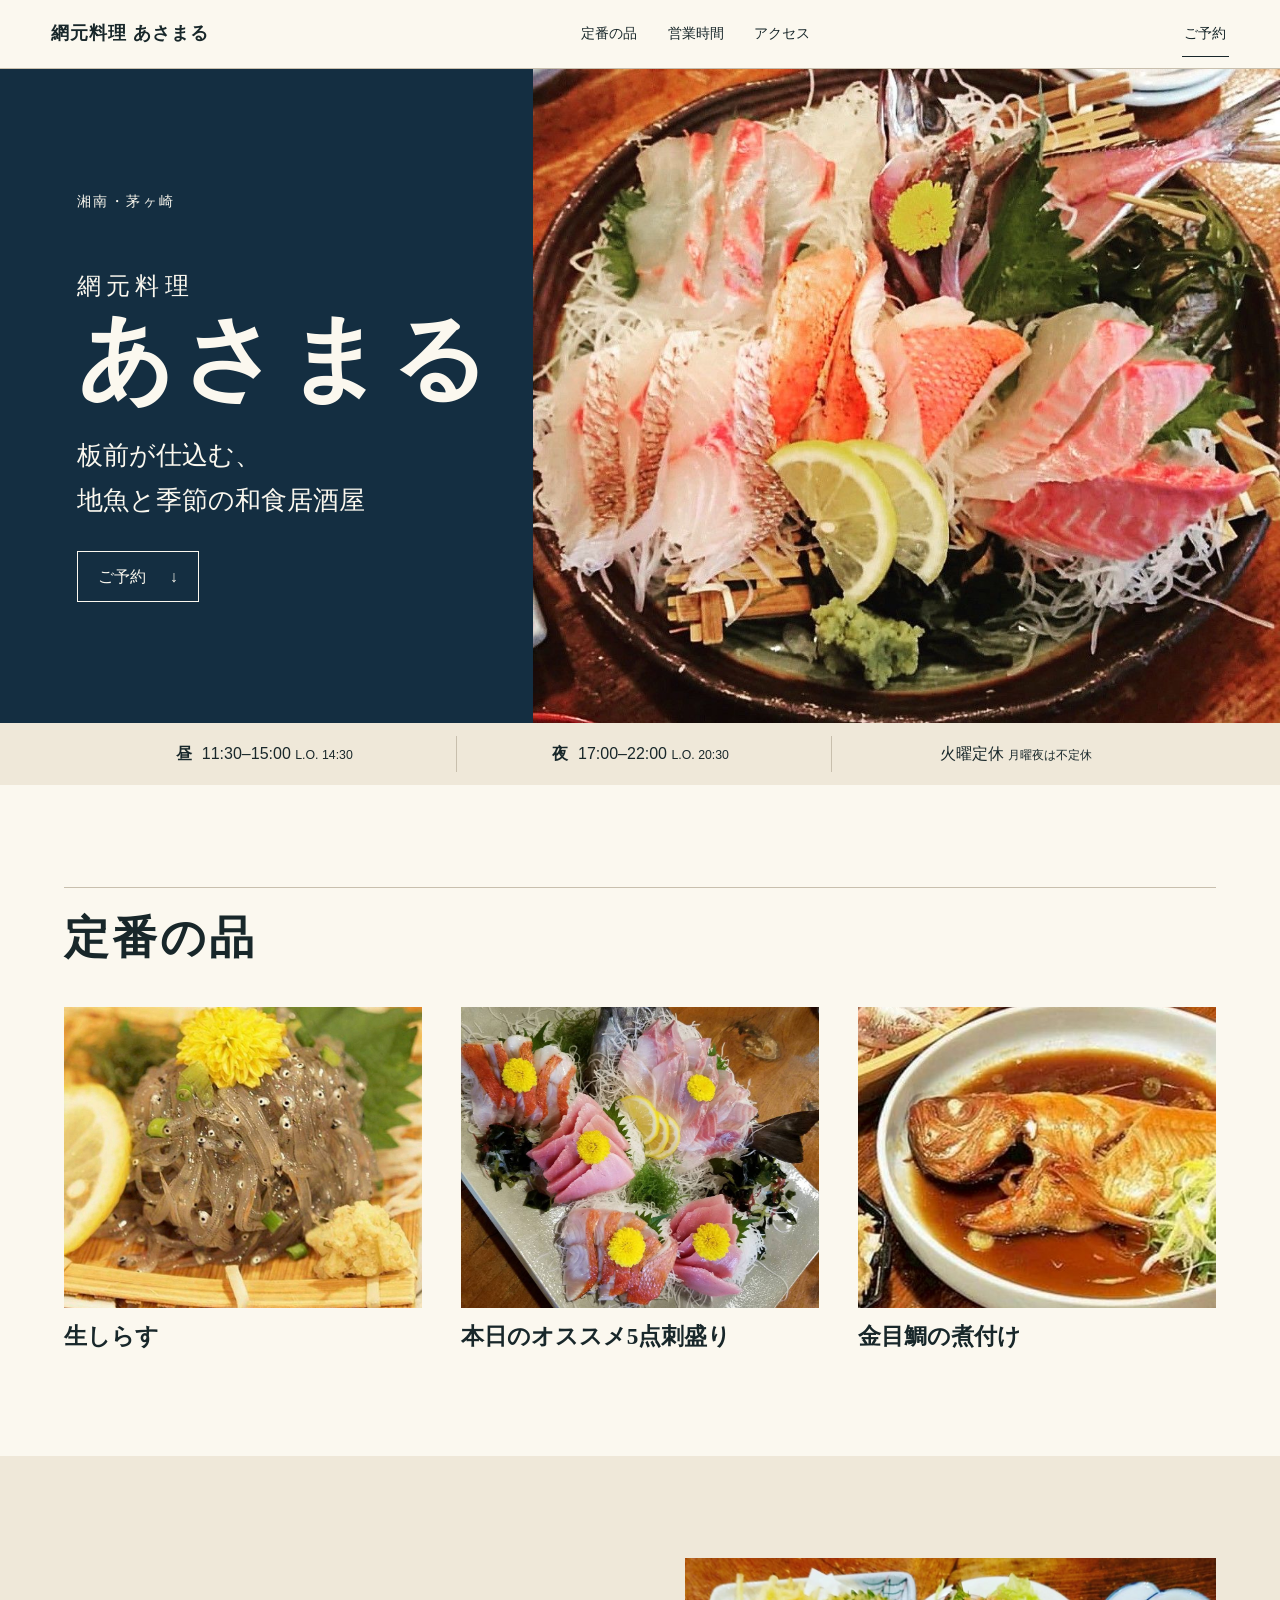
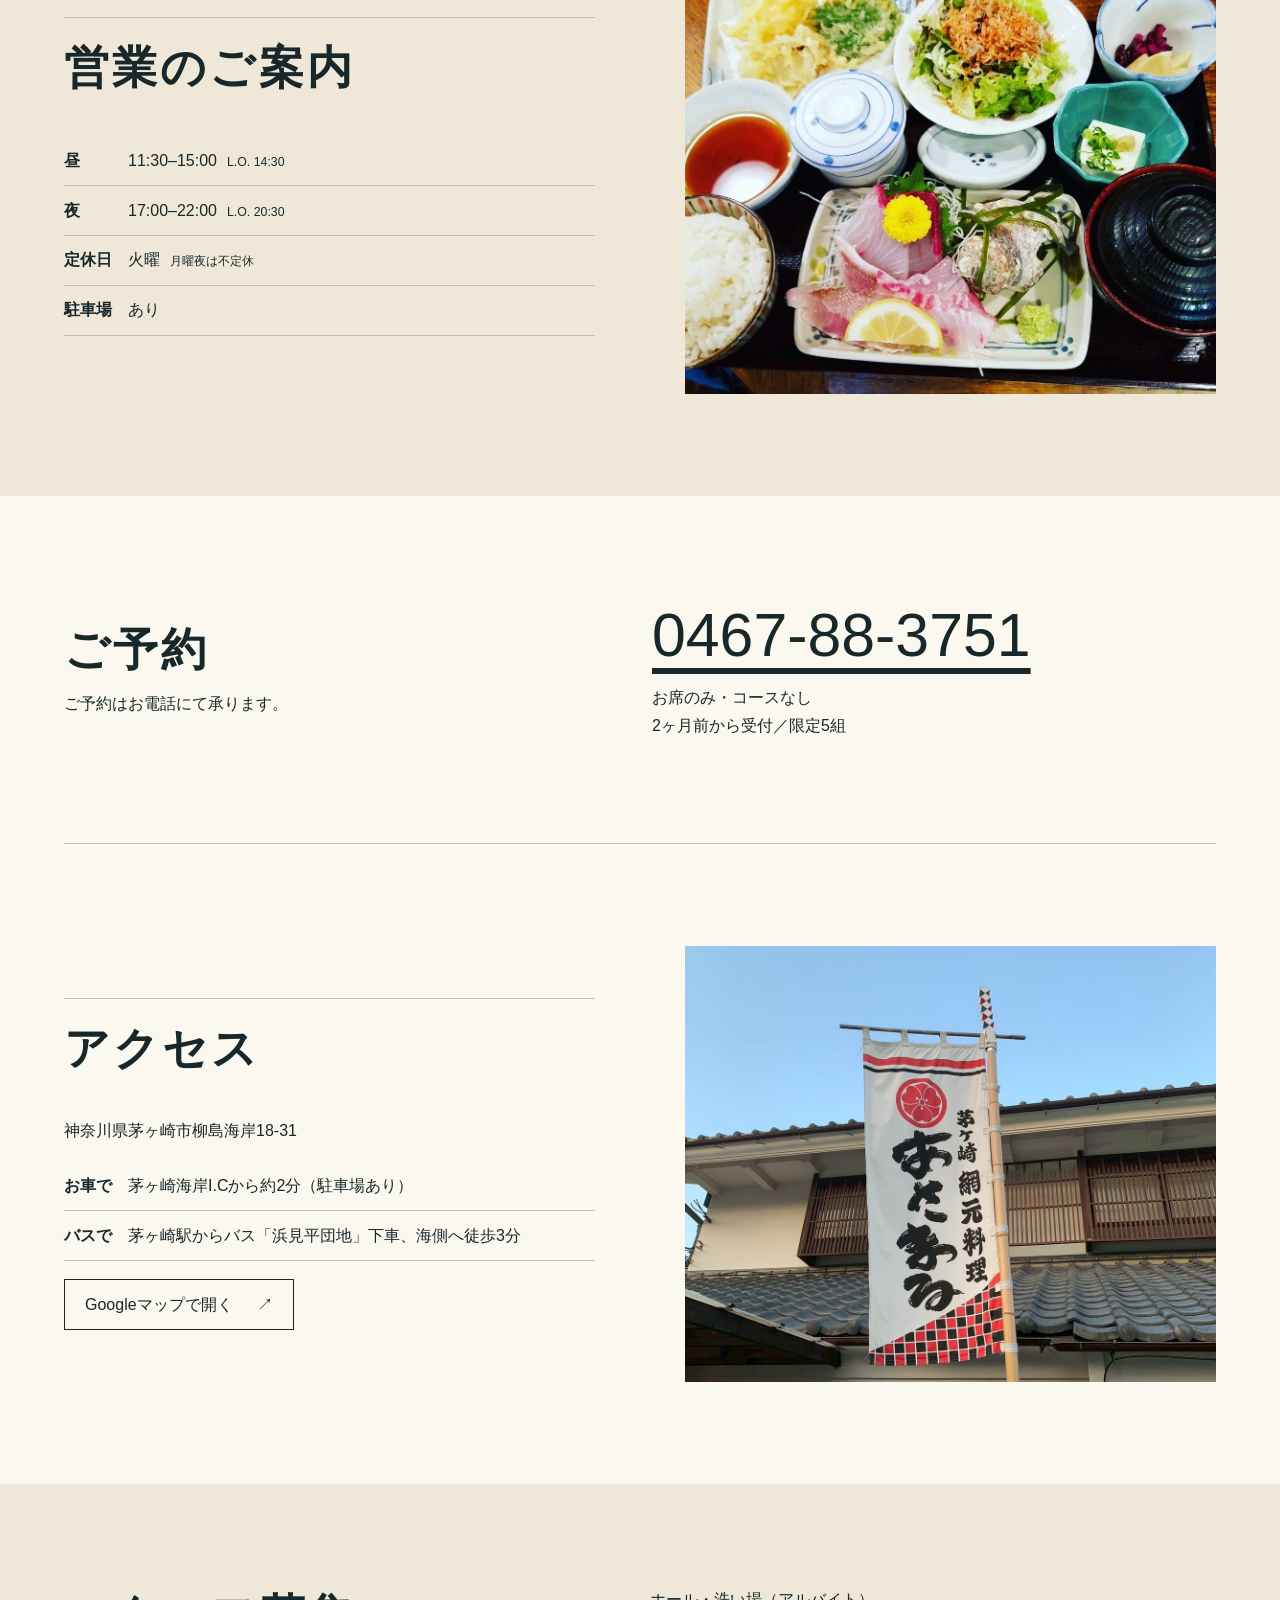
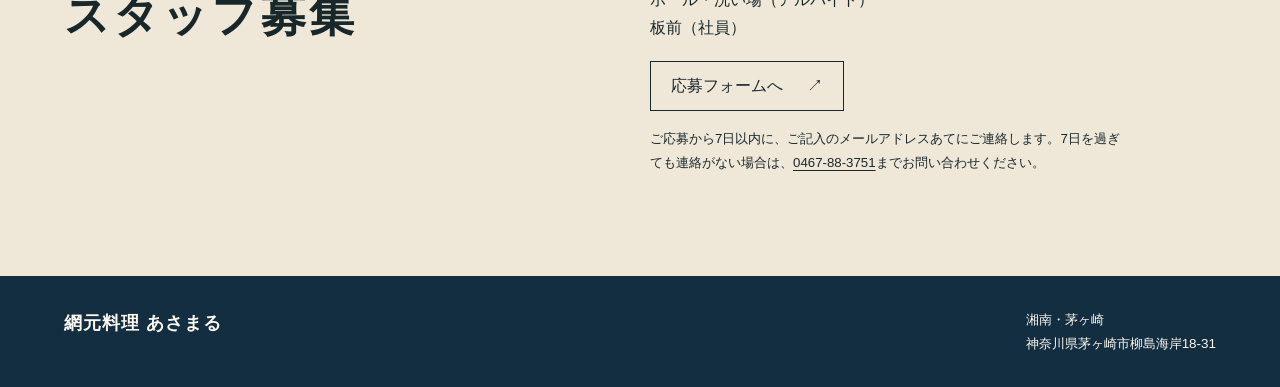
<file: v2/index.html>
<!doctype html>
<html lang="ja">
<head>
  <meta charset="utf-8">
  <meta name="viewport" content="width=device-width, initial-scale=1">
  <meta name="robots" content="noindex">
  <meta name="description" content="湘南・茅ヶ崎。板前が仕込む、地魚と季節の和食居酒屋。">
  <title>網元料理 あさまる｜湘南・茅ヶ崎</title>
  <link rel="icon" href="../images/favicon.png" type="image/png">
  <link rel="stylesheet" href="style.css">
</head>
<body>
  <header class="header">
    <a class="wordmark" href="#top">網元料理 あさまる</a>
    <nav aria-label="ページ内メニュー">
      <a href="#menu">定番の品</a>
      <a href="#hours">営業時間</a>
      <a href="#access">アクセス</a>
    </nav>
    <a class="header-reserve" href="#reserve">ご予約</a>
  </header>
  <main id="top">
    <section class="hero" aria-labelledby="hero-title">
      <div class="hero-copy">
        <p class="place">湘南・茅ヶ崎</p>
        <p class="brand-prefix">網元料理</p>
        <h1 id="hero-title">あさまる</h1>
        <p class="hero-description">板前が仕込む、<br>地魚と季節の和食居酒屋</p>
        <a class="button light" href="#reserve">ご予約 <span aria-hidden="true">↓</span></a>
      </div>
      <img class="hero-photo" src="../images/dish-sashimi.jpg" width="1072" height="939" alt="大皿に盛り付けられた地魚のお刺身" fetchpriority="high">
    </section>
    <div class="quick">
      <div class="quick-inner">
        <div><span>昼</span> 11:30–15:00 <small>L.O. 14:30</small></div>
        <div><span>夜</span> 17:00–22:00 <small>L.O. 20:30</small></div>
        <div class="day-off">火曜定休 <small>月曜夜は不定休</small></div>
      </div>
    </div>
    <section class="section" id="menu">
      <div class="section-heading">
        <h2>定番の品</h2>
      </div>
      <ul class="dishes">
        <li>
          <img src="../images/menu-shirasu.jpg" width="1170" height="1155" alt="" loading="lazy">
          <h3>生しらす</h3>
        </li>
        <li>
          <img src="../images/menu-sashimi.jpg" width="1108" height="1477" alt="" loading="lazy">
          <h3>本日のオススメ5点刺盛り</h3>
        </li>
        <li>
          <img src="../images/menu-kinmedai.jpg" width="479" height="476" alt="" loading="lazy">
          <h3>金目鯛の煮付け</h3>
        </li>
      </ul>
    </section>
    <div class="visit">
      <section class="section visit-grid" id="hours">
        <div>
          <div class="section-heading"><h2>営業のご案内</h2></div>
          <dl class="details">
            <dt>昼</dt><dd>11:30–15:00 <small>L.O. 14:30</small></dd>
            <dt>夜</dt><dd>17:00–22:00 <small>L.O. 20:30</small></dd>
            <dt>定休日</dt><dd>火曜 <small>月曜夜は不定休</small></dd>
            <dt>駐車場</dt><dd>あり</dd>
          </dl>
        </div>
        <img class="visit-photo" src="../images/lunch-zen.jpg" width="1108" height="1385" alt="刺身・天ぷら・小鉢が並んだお昼の膳" loading="lazy">
      </section>
    </div>
    <section class="section reservation" id="reserve">
      <div>
        <h2>ご予約</h2>
        <p>ご予約はお電話にて承ります。</p>
      </div>
      <div>
        <a class="phone" href="tel:0467883751">0467-88-3751</a>
        <p>お席のみ・コースなし<br>2ヶ月前から受付／限定5組</p>
      </div>
    </section>
    <section class="section visit-grid access" id="access">
      <div>
        <div class="section-heading"><h2>アクセス</h2></div>
        <p>神奈川県茅ヶ崎市柳島海岸18-31</p>
        <dl class="details">
          <dt>お車で</dt><dd>茅ヶ崎海岸I.Cから約2分（駐車場あり）</dd>
          <dt>バスで</dt><dd>茅ヶ崎駅からバス「浜見平団地」下車、海側へ徒歩3分</dd>
        </dl>
        <a class="button outline" href="https://www.google.com/maps/search/?api=1&amp;query=%E7%B6%B2%E5%85%83%E6%96%99%E7%90%86%E3%81%82%E3%81%95%E3%81%BE%E3%82%8B%20%E8%8C%85%E3%83%B6%E5%B4%8E%E5%B8%82%E6%9F%B3%E5%B3%B6%E6%B5%B7%E5%B2%B818-31">Googleマップで開く <span aria-hidden="true">↗</span></a>
      </div>
      <img class="visit-photo exterior" src="../images/exterior-nobori.jpg" width="1108" height="1477" alt="店先の幟と瓦屋根の外観" loading="lazy">
    </section>
    <section class="recruit">
      <div class="section recruit-inner" id="recruit">
        <h2>スタッフ募集</h2>
        <div>
          <p>ホール・洗い場（アルバイト）<br>板前（社員）</p>
          <a class="button outline" href="https://forms.gle/u7CBLc6UZua8pTs69">応募フォームへ <span aria-hidden="true">↗</span></a>
          <p class="fine-print">ご応募から7日以内に、ご記入のメールアドレスあてにご連絡します。7日を過ぎても連絡がない場合は、<a href="tel:0467883751">0467-88-3751</a>までお問い合わせください。</p>
        </div>
      </div>
    </section>
  </main>
  <footer class="footer">
    <p class="wordmark">網元料理 あさまる</p>
    <p>湘南・茅ヶ崎<br>神奈川県茅ヶ崎市柳島海岸18-31</p>
  </footer>
  <nav class="mobile-actions" aria-label="来店メニュー">
    <a href="tel:0467883751">電話で予約</a>
    <a href="#access">アクセス</a>
  </nav>
</body>
</html>
</file>
<file: preview-baseline/baseline.css>
:root {
  --paper: #fff;
  --ink: #1a1a1a;
  --note: #595959;
  --line: #d6d6d6;
  --action: #1a1a1a;
  --on-action: #fff;
  --body: "Noto Sans JP", "Hiragino Sans", "Yu Gothic", sans-serif;
  --heading: var(--body);
  --gutter: clamp(1.5rem, 4vw, 3rem);
  --section: clamp(4rem, 8vw, 6rem);
  --gap: clamp(1.5rem, 4vw, 3rem);
  --wide: 70rem;
  --h1: clamp(2rem, 4vw, 3rem);
  --h2: clamp(1.5rem, 2.75vw, 2rem);
  --h3: clamp(1.25rem, 2vw, 1.5rem);
}

* { box-sizing: border-box; }
body {
  margin: 0;
  background: var(--paper);
  color: var(--ink);
  font: 1rem/1.75 var(--body);
  letter-spacing: .02em;
}
h1, h2, h3 {
  margin: 0;
  font-family: var(--heading);
  font-weight: 700;
  letter-spacing: 0;
  font-feature-settings: "palt" 1;
}
h1 { font-size: var(--h1); line-height: 1.3; }
h2 { font-size: var(--h2); line-height: 1.4; }
h3 { font-size: var(--h3); line-height: 1.5; }
p, figure { margin: 0; }
p { max-inline-size: 45em; overflow-wrap: anywhere; }
img { display: block; max-inline-size: 100%; block-size: auto; }
a { color: inherit; text-underline-offset: .2em; }
:focus-visible {
  outline: 2px solid var(--paper);
  outline-offset: 2px;
  box-shadow: 0 0 0 6px var(--ink);
}
.wrap {
  width: min(var(--wide), 100% - 2 * var(--gutter));
  margin-inline: auto;
}
.section { padding-block: var(--section); }
.ruled { border-block-start: 1px solid var(--line); }
.stack { display: grid; gap: 1rem; align-content: start; justify-items: start; }
.split { display: grid; gap: var(--gap); align-items: start; }
.note { color: var(--note); font-size: .875rem; }
.button {
  display: inline-flex;
  align-items: center;
  justify-content: center;
  min-inline-size: 44px;
  min-block-size: 44px;
  padding: .5rem 1rem;
  background: var(--action);
  color: var(--on-action);
  border-radius: .25rem;
  font-weight: 700;
}
@media (min-width: 48rem) {
  .split { grid-template-columns: repeat(2, minmax(0, 1fr)); }
}
</file>
<file: preview-baseline/style.css>
:root {
  --paper: #f3efe6;
  --ink: #1f1d1a;
  --note: #55504a;
  --line: #cfc7b8;
  --action: var(--ink);
  --on-action: var(--paper);
  --body: "Shippori Mincho", "Hiragino Mincho ProN", "YuMincho", serif;
}
body { letter-spacing: .06em; }
.hero { align-items: center; }
.hero h1 span { white-space: nowrap; }
.hero p { text-wrap: pretty; }
.hero img {
  width: 100%;
  aspect-ratio: 4 / 3;
  object-fit: cover;
}
.dish { width: min(100%, 24rem); justify-self: center; }
.hours {
  display: grid;
  grid-template-columns: auto minmax(0, 1fr);
  gap: .5rem 1rem;
  margin: 0;
}
.hours dd { margin: 0; }
</file>
<file: preview-wa/style.css>
:root {
  color: #211e19;
  background: #fff;
  font-family: "Hiragino Kaku Gothic ProN", "Yu Gothic", sans-serif;
  line-height: 1.9;
  --mincho: "Hiragino Mincho ProN", "Yu Mincho", "Noto Serif CJK JP", serif;
  --line: #dedbd3;
  --warm: #f5f3ee;
  --rust: #823629;
  --gutter: clamp(20px, 5vw, 76px);
}

* { box-sizing: border-box; }
body, figure, h1, h2, p, ul, dl, dd { margin: 0; }
img { display: block; max-width: 100%; height: auto; }
a { color: inherit; text-underline-offset: .24em; }
a:focus-visible { outline: 2px solid var(--rust); outline-offset: 4px; }
h2 { font: 600 clamp(1.5rem, 3vw, 2.5rem)/1.5 var(--mincho); }
section[id] { scroll-margin-top: 24px; }
.wrap { width: min(100% - var(--gutter) * 2, 1280px); margin-inline: auto; }

.header, .footer {
  display: flex;
  flex-wrap: wrap;
  align-items: center;
  justify-content: space-between;
  gap: 16px;
  background: #fff;
}

.header { padding-block: 10px; border-bottom: 1px solid var(--line); }
.header nav { display: flex; flex-wrap: wrap; gap: 0 clamp(12px, 3vw, 42px); }
.header nav a { display: grid; align-items: center; min-height: 44px; font-size: .875rem; text-decoration: none; }
.logo { width: 58px; height: auto; background: #fff; }
.hero { padding-top: clamp(24px, 5vw, 72px); }
.hero img { width: 100%; height: clamp(245px, 70vw, 400px); object-fit: cover; object-position: 50% 49%; }
.hero figcaption { margin-block-start: 8px; font-size: .8rem; }
.hero-copy { display: flex; flex-direction: row-reverse; justify-content: center; gap: 20px; padding-block: 40px; }
.hero-copy h1, .hero-copy p { writing-mode: vertical-rl; font-family: var(--mincho); }
.hero-copy h1 { font-size: clamp(1.9rem, 4.4vw, 4.2rem); line-height: 1.15; letter-spacing: .09em; }
.hero-copy p { font-size: clamp(.95rem, 1.5vw, 1.2rem); line-height: 1.8; letter-spacing: .08em; }
.menu, .recruit { padding-block: 64px; border-top: 1px solid var(--line); }
.menu-copy { margin-top: 24px; }
.menu img { width: 100%; aspect-ratio: 5 / 4; object-fit: cover; }
.menu ul { margin-top: 16px; padding: 0; list-style: none; }
.menu li { padding-block: 10px; border-bottom: 1px solid var(--line); }
.note { margin-top: 16px; font-size: .875rem; }
.visit { padding-block: 64px; background: var(--warm); }
.visit-grid { display: grid; gap: 48px; }
dl { display: grid; grid-template-columns: max-content minmax(0, 1fr); gap: 10px 20px; margin-block: 24px; }
dt { font-weight: 600; }
.text-link { display: inline-flex; align-items: center; gap: 8px; min-height: 44px; }
#reserve h2, #recruit h2 { margin-bottom: 16px; }
.phone { display: inline-block; margin-block: 4px 12px; font: 600 clamp(1.75rem, 3.3vw, 2.6rem)/1.4 var(--mincho); }
.recruit img { margin-top: 28px; width: min(100%, 450px); aspect-ratio: 5 / 4; object-fit: cover; }
.footer { padding-block: 24px; border-top: 1px solid var(--line); }
.footer small { font-size: .75rem; }

.mobile-reserve { position: fixed; z-index: 1; inset: auto 0 0; padding: 8px var(--gutter) max(8px, env(safe-area-inset-bottom)); background: #fff; border-top: 1px solid var(--line); }
.mobile-reserve a { display: grid; place-items: center; min-height: 44px; background: var(--rust); color: #fff; text-decoration: none; }

@media (max-width: 767px) {
  body { padding-bottom: calc(60px + env(safe-area-inset-bottom)); }
  .header nav .header-reserve { display: none; }
}

@media (min-width: 768px) {
  .header { padding-block: 14px; }
  .hero { display: grid; grid-template-columns: minmax(0, 2.4fr) minmax(0, 1fr); align-items: center; padding-bottom: clamp(80px, 10vw, 138px); }
  .hero img { height: clamp(420px, 49vw, 660px); }
  .hero-copy { gap: clamp(16px, 3vw, 48px); padding: 0; }
  .menu, .visit, .recruit { padding-block: clamp(80px, 9vw, 120px); }
  .menu { display: grid; grid-template-columns: minmax(0, 1fr) minmax(0, 1.55fr); align-items: end; gap: clamp(30px, 8vw, 136px); }
  .menu img { grid-column: 2; grid-row: 1; }
  .menu-copy { grid-column: 1; grid-row: 1; margin: 0 0 32px; }
  .menu h2 { writing-mode: vertical-rl; margin-bottom: 24px; }
  .visit-grid, .recruit { display: grid; grid-template-columns: minmax(0, 1.45fr) minmax(0, 1fr); align-items: start; gap: clamp(36px, 8vw, 108px); }
  .recruit img { justify-self: end; margin-top: 0; }
  .mobile-reserve { display: none; }
}

@media (hover: hover) and (pointer: fine) {
  a:hover { color: var(--rust); }
  .mobile-reserve a:hover { color: #fff; background: #65281e; }
}
</file>
<file: v2/style.css>
:root {
  --ink: #18272a;
  --blue: #142e41;
  --paper: #fbf8ef;
  --wash: #efe8d9;
  --line: #c8bfad;
  --serif: "YuMincho", "Hiragino Mincho ProN", "Noto Serif CJK JP", serif;
  --sans: "Hiragino Kaku Gothic ProN", "Yu Gothic", "Noto Sans CJK JP", sans-serif;
}
* { box-sizing: border-box; }
html { scroll-padding-top: 1.5rem; }
body { margin: 0; background: var(--paper); color: var(--ink); font-family: var(--sans); line-height: 1.75; }
img { display: block; width: 100%; height: auto; }
a { color: inherit; text-underline-offset: .2em; }
a:focus-visible { outline: 3px solid #b2582f; outline-offset: 4px; }
h1, h2, h3, .wordmark { margin: 0; font-family: var(--serif); font-weight: 600; }
h2 { font-size: clamp(1.8rem, 3.5vw, 2.9rem); line-height: 1.35; letter-spacing: .07em; }
h3 { font-size: clamp(1.15rem, 2vw, 1.45rem); line-height: 1.45; }
p { margin: 0; }
.header {
  min-height: 68px; padding: .7rem clamp(1rem, 4vw, 3.5rem);
  display: flex; align-items: center; justify-content: space-between; gap: 1rem;
  border-bottom: 1px solid var(--line);
}
.wordmark { white-space: nowrap; font-size: 1.12rem; letter-spacing: .06em; text-decoration: none; }
.header nav { display: flex; gap: clamp(.8rem, 2vw, 2.25rem); }
.header nav a, .header-reserve { font-size: .85rem; text-decoration: none; padding: .65rem .15rem; }
.header nav a:hover, .header-reserve:hover { text-decoration: underline; }
.header-reserve { border-bottom: 1px solid var(--ink); }
.hero { display: grid; grid-template-columns: minmax(0, 5fr) minmax(0, 7fr); background: var(--blue); color: var(--paper); }
.hero-copy { display: flex; flex-direction: column; align-items: flex-start; justify-content: center; padding: clamp(2rem, 6vw, 6rem); }
.place { font-size: .85rem; letter-spacing: .18em; margin-bottom: clamp(1.3rem, 4vw, 3.4rem); }
.brand-prefix { font-family: var(--serif); font-size: clamp(1rem, 1.9vw, 1.6rem); letter-spacing: .22em; }
.hero h1 { font-size: clamp(3rem, 7.4vw, 7rem); letter-spacing: .08em; line-height: 1.1; white-space: nowrap; }
.hero-description { align-self: stretch; margin: 1.4rem 0 1.75rem; font-family: var(--serif); font-size: clamp(1.13rem, 2vw, 1.65rem); }
.hero-photo { height: 100%; min-height: 440px; max-height: 680px; object-fit: cover; object-position: 50% 48%; }
.button { display: inline-flex; gap: 1.5rem; justify-content: space-between; align-items: center; min-height: 48px; padding: .65rem 1.25rem; border: 1px solid currentColor; text-decoration: none; }
.button:hover { opacity: .78; }
.button.light { color: var(--paper); }
.quick { background: var(--wash); }
.quick-inner {
  max-width: 1160px; margin: auto; display: grid; grid-template-columns: 1fr 1fr 1fr;
  text-align: center; padding: .8rem 1.25rem; gap: .45rem; font-variant-numeric: tabular-nums;
}
.quick-inner > div { padding: .25rem; }
.quick-inner > div + div { border-left: 1px solid var(--line); }
.quick-inner span { font-weight: 650; margin-right: .35rem; }
small { font-size: .77em; }
.section { width: min(1160px, calc(100% - 2 * clamp(1.25rem, 5vw, 4rem))); margin-inline: auto; padding-block: clamp(3.1rem, 8vw, 7rem); }
.section-heading { border-top: 1px solid var(--line); padding-top: 1.25rem; margin-bottom: clamp(1.25rem, 3vw, 2.6rem); }
.dishes { display: grid; grid-template-columns: repeat(3, minmax(0, 1fr)); gap: clamp(1rem, 3vw, 2.5rem); list-style: none; padding: 0; margin: 0; }
.dishes img { aspect-ratio: 1.19; object-fit: cover; }
.dishes h3 { padding-top: .75rem; }
.visit { background: var(--wash); }
.visit-grid { display: grid; grid-template-columns: minmax(0, 1fr) minmax(0, 1fr); gap: clamp(1.5rem, 7vw, 6.5rem); align-items: center; }
.visit-photo { aspect-ratio: 1.22; object-fit: cover; }
.exterior { object-position: 50% 48%; }
.details { display: grid; grid-template-columns: auto minmax(0, 1fr); margin: 1rem 0 0; }
.details dt, .details dd { margin: 0; padding: .65rem 0; border-bottom: 1px solid var(--line); }
.details dt { padding-right: 1rem; font-weight: 650; white-space: nowrap; }
.details small { margin-left: .35rem; }
.reservation { display: grid; grid-template-columns: 1fr 1fr; align-items: center; gap: 1.5rem; border-bottom: 1px solid var(--line); }
.reservation h2 { margin-bottom: .6rem; }
.phone { display: inline-flex; align-items: center; min-height: 48px; font-size: clamp(1.95rem, 5vw, 3.8rem); line-height: 1.2; font-variant-numeric: tabular-nums; overflow-wrap: anywhere; }
.phone + p { margin-top: .8rem; }
.access .button, .recruit .button { margin-top: 1.15rem; }
.recruit { background: var(--wash); }
.recruit-inner { display: grid; grid-template-columns: 1fr 1fr; gap: 1.25rem; }
.fine-print { margin-top: 1rem; font-size: .83rem; max-width: 36em; }
.footer { display: flex; gap: 1rem 3rem; justify-content: space-between; flex-wrap: wrap; padding: 2rem clamp(1.25rem, 5vw, 4rem); background: var(--blue); color: var(--paper); }
.footer p + p { font-size: .84rem; }
.mobile-actions { display: none; }

@media (max-width: 680px) {
  body { padding-bottom: calc(52px + env(safe-area-inset-bottom)); }
  .header { flex-wrap: wrap; column-gap: 1rem; row-gap: .05rem; }
  .header nav { flex: 0 0 100%; order: 3; justify-content: space-between; }
  .header nav a, .header-reserve { display: inline-flex; align-items: center; min-height: 44px; }
  .hero { grid-template-columns: 1fr; }
  .hero-copy { padding: 2.1rem 1.35rem 1.8rem; }
  .hero-photo { height: clamp(220px, 62vw, 360px); min-height: 0; }
  .hero-description { margin: 1rem 0 1.2rem; }
  .quick-inner { grid-template-columns: 1fr 1fr; padding: .65rem .65rem; font-size: .85rem; }
  .quick-inner small { display: block; }
  .quick-inner > .day-off { grid-column: 1 / -1; border-left: 0; border-top: 1px solid var(--line); }
  .day-off small { display: inline; margin-left: .25rem; }
  .dishes { grid-template-columns: 1fr; gap: 1.65rem; }
  .visit-grid, .reservation, .recruit-inner { grid-template-columns: 1fr; }
  .mobile-actions {
    position: fixed; z-index: 2; bottom: 0; inset-inline: 0;
    display: grid; grid-template-columns: 1fr 1fr; background: var(--blue);
    color: var(--paper); padding-bottom: env(safe-area-inset-bottom);
  }
  .mobile-actions a { display: grid; place-items: center; min-height: 52px; text-decoration: none; }
  .mobile-actions a + a { border-left: 1px solid #b9c0c2; }
  .mobile-actions a:focus-visible { outline-offset: -4px; }
}
</file>
